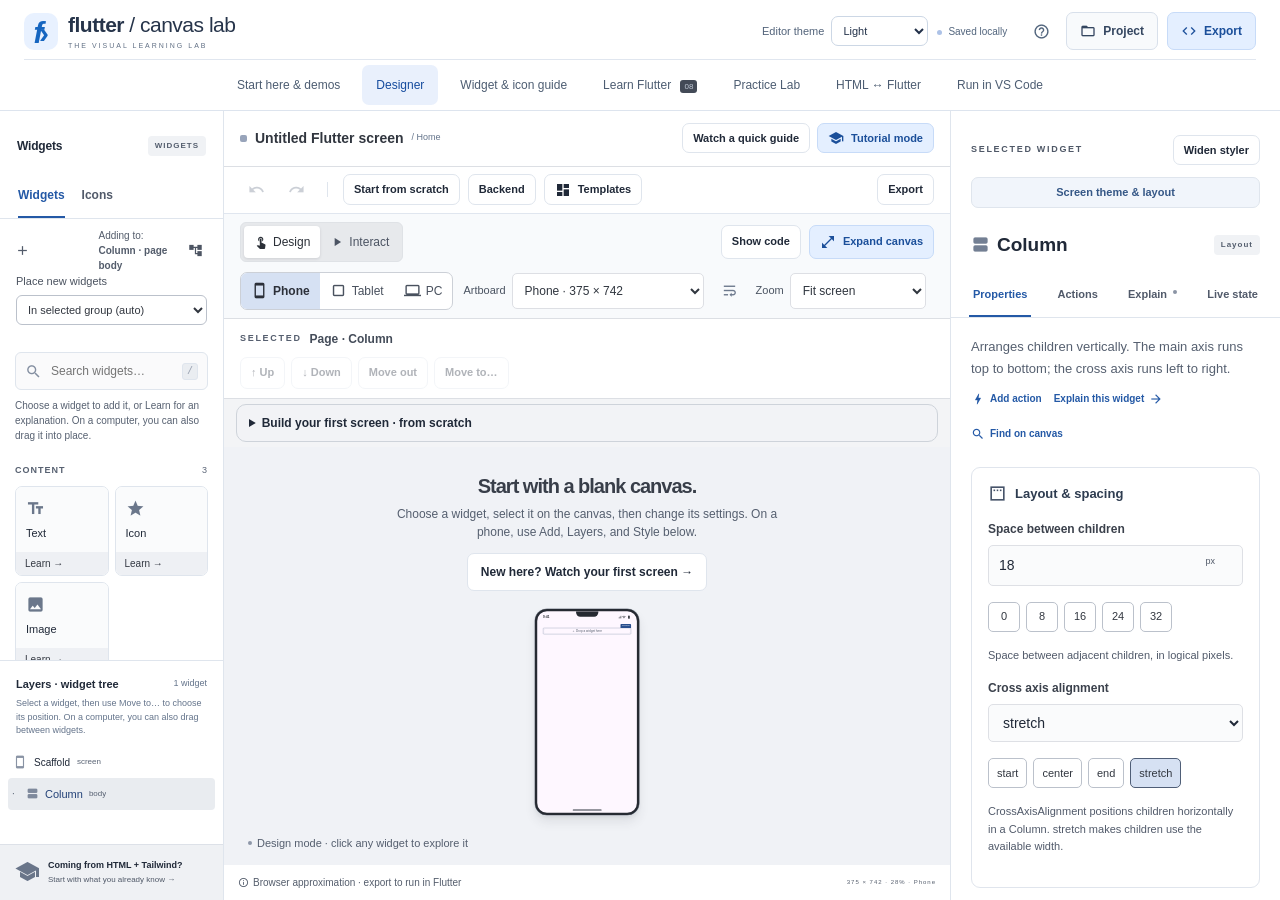
<file: index.html>
<!doctype html>
<html lang="en">
  <head>
    <meta charset="utf-8" />
    <meta http-equiv="Content-Security-Policy" content="default-src 'self'; script-src 'self'; style-src 'self' 'unsafe-inline'; img-src 'self' https: data:; font-src 'self'; connect-src 'self'; object-src 'none'; base-uri 'self'; form-action 'none'" />
    <meta name="referrer" content="strict-origin-when-cross-origin" />
    <meta
      name="viewport"
      content="width=device-width, initial-scale=1, viewport-fit=cover"
    />
    <meta name="theme-color" content="#f8fafc" />
    <title>Flutter Canvas Lab · Build. See. Understand.</title>
    <link rel="icon" href="assets/favicon.svg" type="image/svg+xml" />
    <link rel="stylesheet" href="styles.min.css" />
    
    
    
    
    
    
    
    
    
    <script src="appearance.min.js"></script>
    <script defer src="app.min.js"></script>
    
    
    
    
    
    
    
    
    
    
    
    
    
  </head>
  <body data-workspace="designer">
    <header class="topbar">
      <a href="#" class="brand" aria-label="Flutter Canvas Lab home"
        ><span class="brand-mark">f<span>›</span></span
        ><span
          >flutter<span class="brand-light"> / canvas lab</span
          ><small>THE VISUAL LEARNING LAB</small></span
        ></a
      >
      <button
        class="button phone-only"
        id="phone-menu"
        aria-expanded="false"
        aria-controls="header-actions"
      >
        Menu
      </button>
      <nav class="main-nav" aria-label="Workspace">
        <button data-view="journey">Start here &amp; demos</button>
        <button class="active" data-view="designer">Designer</button
        ><button data-view="tutorials">Widget &amp; icon guide</button>
        <button data-view="learn">
          Learn Flutter <span class="pill">08</span></button
        ><button data-view="lab">Practice Lab</button
        ><button data-view="reference">HTML ↔ Flutter</button
        ><button data-view="vscode">Run in VS Code</button>
      </nav>
      <div class="header-actions" id="header-actions">
        <label class="editor-theme-label" for="editor-theme"
          >Editor theme<select id="editor-theme" aria-label="Editor theme">
            <option value="light">Light</option>
            <option value="dark">Dark</option>
            <option value="midnight">Midnight</option>
            <option value="warm">Warm paper</option>
            <option value="system">System</option>
          </select></label
        >
        <span id="save-status" class="save-status">Saved locally</span
        ><button
          class="icon-button header-help"
          id="help-button"
          title="Getting started and keyboard shortcuts"
          aria-label="Getting started help"
        >
          <span class="mi" data-icon="help_outline"></span></button
        ><button class="button light" id="project-button">
          <span class="mi" data-icon="folder_open"></span> Project</button
        ><button class="button mint" id="export-button">
          <span class="mi" data-icon="code"></span> Export
        </button>
      </div>
    </header>
    <div class="recovery-notice" id="recovery-notice" hidden role="status">
      <p>
        <strong>A saved project needs recovery.</strong> The original data was
        kept. Download it, or open your last project JSON backup.
      </p>
      <button class="button" id="recover-project">Download recovery copy</button
      ><button
        class="icon-button"
        id="dismiss-recovery"
        aria-label="Dismiss recovery notice"
      >
        ×
      </button>
    </div>
    <div class="storage-notice" id="storage-notice" hidden role="status">
      <p>
        <strong>This browser is not saving your changes.</strong> Download a
        project JSON backup before closing this page.
      </p>
      <button class="button" id="save-session-json">Save project JSON</button>
    </div>
    <div class="tab-notice" id="tab-notice" hidden role="status">
      <p>
        <strong>This project changed in another tab.</strong> Automatic saving
        is paused here so neither version is silently overwritten.
      </p>
      <button class="button" id="load-other-tab">
        Load other tab’s version</button
      ><button class="button" id="keep-this-tab">
        Keep this tab’s version
      </button>
    </div>
    <main id="designer-view" class="workspace" data-phone-panel="canvas">
      <nav class="phone-tools" aria-label="Designer tools">
        <button
          data-phone-panel="canvas"
          aria-pressed="true"
          aria-controls="design-canvas"
        >
          <span class="mi" data-icon="smartphone"></span>Canvas
        </button>
        <button
          data-phone-panel="add"
          aria-pressed="false"
          aria-controls="widget-library"
        >
          <span class="mi" data-icon="add"></span>Add
        </button>
        <button
          data-phone-panel="layers"
          aria-pressed="false"
          aria-controls="widget-library"
        >
          <span class="mi" data-icon="layers"></span>Layers
        </button>
        <button
          data-phone-panel="style"
          aria-pressed="false"
          aria-controls="styler-panel"
        >
          <span class="mi" data-icon="tune"></span>Style
        </button>
      </nav>
      <aside
        id="widget-library"
        class="left-panel panel"
        aria-label="Widget library and tree"
      >
        <section
          id="interaction-map"
          hidden
          aria-label="Interactions in your design"
        ></section>
        <div class="panel-title">
          <h2>Widgets</h2>
          <span class="tag">WIDGETS</span>
        </div>
        <div class="left-tabs tabbar" role="tablist" aria-label="Library">
          <button
            class="active"
            id="widgets-tab"
            role="tab"
            aria-controls="library"
            aria-selected="true"
            data-library="widgets"
          >
            Widgets</button
          ><button
            id="icons-tab"
            role="tab"
            aria-controls="library"
            aria-selected="false"
            tabindex="-1"
            data-library="icons"
          >
            Icons
          </button>
        </div>
        <div class="add-target" id="add-target" aria-live="polite"></div>
        <label class="add-position-label" for="add-position"
          >Place new widgets
          <select id="add-position">
            <option value="auto">In selected group (auto)</option>
            <option value="inside">Inside selection</option>
            <option value="before">Before selection</option>
            <option value="after">After selection</option>
          </select>
        </label>
        <div class="search-wrap">
          <span class="mi" data-icon="search"></span
          ><input
            id="library-search"
            type="search"
            placeholder="Search widgets…"
            aria-label="Search library"
          /><kbd>/</kbd>
        </div>
        <div
          id="library"
          class="library"
          role="tabpanel"
          aria-labelledby="widgets-tab"
        ></div>
        <div id="phone-layer-tools" class="phone-only"></div>
        <div class="tree-section">
          <div class="section-heading">
            <h2>Layers · widget tree</h2>
            <span id="node-count" class="muted"></span>
          </div>
          <p class="tiny muted">
            Select a widget, then use Move to… to choose its position. On a
            computer, you can also drag between widgets.
          </p>
          <div id="tree" class="tree" aria-label="Widget hierarchy"></div>
        </div>
        <button class="lesson-nudge" data-open-lesson="0">
          <span class="mi" data-icon="school"></span
          ><span
            >Coming from HTML + Tailwind?<small
              >Start with what you already know →</small
            ></span
          >
        </button>
      </aside>
      <section
        id="design-canvas"
        class="center-panel"
        aria-label="Design canvas"
      >
        <div class="designer-start">
          <div class="project-label">
            <span class="project-dot"></span
            ><strong id="project-title">My first Flutter screen</strong
            ><span class="muted">/ Home</span>
          </div>
          <div class="designer-help-actions">
            <button class="button compact" data-open-beginner>
              Watch a quick guide</button
            ><button
              class="button mint compact"
              id="walkthrough-toggle"
              aria-expanded="false"
              aria-controls="walkthrough"
            >
              <span class="mi" data-icon="school"></span>Tutorial mode
            </button>
          </div>
        </div>
        <div class="beginner-mobile-tools" aria-label="Find designer tools">
          <button class="button compact" data-designer-jump="widgets">
            Add widgets ↓
          </button>
          <button class="button compact" data-designer-jump="styler">
            Edit settings ↓
          </button>
        </div>
        <section
          id="walkthrough"
          class="walkthrough"
          aria-label="Build a screen tutorial"
          hidden
        ></section>
        <div class="canvas-toolbar" id="canvas-toolbar">
          <div class="toolbar-actions">
            <button
              class="icon-button"
              id="undo"
              title="Undo (Ctrl/⌘ Z)"
              aria-label="Undo"
            >
              <span class="mi" data-icon="undo"></span></button
            ><button
              class="icon-button"
              id="redo"
              title="Redo (Ctrl/⌘ Shift Z)"
              aria-label="Redo"
            >
              <span class="mi" data-icon="redo"></span></button
            ><span class="toolbar-divider"></span
            ><button class="button compact" id="blank-button">
              Start from scratch
            </button>
            <button class="button compact" id="designer-export">Export</button>
            <button class="button compact" data-open-backend>Backend</button>
            <button class="button compact" id="template-button">
              <span class="mi" data-icon="dashboard"></span> Templates
            </button>
          </div>
        </div>
        <div class="canvas-controls">
          <div class="segmented" aria-label="Canvas mode">
            <button id="design-mode" class="active">
              <span class="mi" data-icon="touch_app"></span> Design</button
            ><button id="preview-mode">
              <span class="mi" data-icon="play_arrow"></span> Interact
            </button>
          </div>
          <button class="button compact" id="reset-preview" hidden>
            Reset values
          </button>
          <button
            class="button compact phone-only"
            id="phone-options"
            aria-expanded="false"
            aria-controls="canvas-toolbar device-controls canvas-view-actions"
          >
            Canvas options
          </button>
          <div class="device-controls" id="device-controls">
            <div
              class="device-family"
              role="group"
              aria-label="Device category"
            >
              <button
                data-device-family="phone"
                aria-pressed="true"
                title="Design for phones"
              >
                <span class="mi" data-icon="smartphone"></span>Phone
              </button>
              <button
                data-device-family="tablet"
                aria-pressed="false"
                title="Design for tablets"
              >
                <span class="mi" data-icon="crop_square"></span>Tablet
              </button>
              <button
                data-device-family="desktop"
                aria-pressed="false"
                title="Design for desktop and PC"
              >
                <span class="mi" data-icon="laptop"></span>PC
              </button>
            </div>
            <label class="device-select-label" for="device-size"
              >Artboard
              <select id="device-size">
                <optgroup label="Phone">
                  <option value="320">Small phone · 320 × 640</option>
                  <option value="375" selected>Phone · 375 × 742</option>
                  <option value="430">Large phone · 430 × 932</option>
                </optgroup>
                <optgroup label="Tablet">
                  <option value="600">Small tablet · 600 × 960</option>
                  <option value="768">Tablet · 768 × 1024</option>
                  <option value="1024">Large tablet · 1024 × 1366</option>
                </optgroup>
                <optgroup label="Desktop / PC">
                  <option value="1280">Laptop · 1280 × 800</option>
                  <option value="1440">Desktop · 1440 × 900</option>
                  <option value="1920">Full HD · 1920 × 1080</option>
                </optgroup>
              </select>
            </label>
            <button
              class="icon-button"
              id="rotate-device"
              aria-label="Rotate artboard"
              title="Swap artboard width and height"
            >
              <span class="mi" data-icon="wrap_text"></span>
            </button>
            <label class="device-select-label" for="canvas-zoom"
              >Zoom
              <select id="canvas-zoom">
                <option value="fit" selected>Fit screen</option>
                <option value="width">Fit width</option>
                <option value="0.25">25%</option>
                <option value="0.5">50%</option>
                <option value="0.75">75%</option>
                <option value="0.85">85%</option>
                <option value="1">100% · actual size</option>
                <option value="1.25">125%</option>
                <option value="1.5">150%</option>
                <option value="2">200%</option>
              </select>
            </label>
          </div>
          <div class="canvas-view-actions" id="canvas-view-actions">
            <button
              class="button compact"
              id="toggle-code"
              aria-expanded="false"
              aria-controls="code-panel"
            >
              Show code
            </button>
            <button
              class="button compact"
              id="focus-styler"
              aria-expanded="false"
              aria-controls="styler-panel"
              hidden
            >
              Show styler
            </button>
            <button
              class="button compact mint"
              id="expand-canvas"
              aria-pressed="false"
            >
              <span class="mi" data-icon="open_in_full"></span
              ><span>Expand canvas</span>
            </button>
          </div>
        </div>
        <div
          id="interaction-feedback"
          class="interaction-feedback"
          role="status"
          hidden
        ></div>
        <section
          id="placement-bar"
          class="placement-bar"
          aria-label="Widget placement"
        ></section>
        <section
          id="placement-picker"
          class="placement-picker"
          aria-label="Move selected widget"
          hidden
        >
          <div>
            <strong id="placement-source">Move widget</strong
            ><button class="inline-button" id="cancel-placement">Cancel</button>
          </div>
          <label for="placement-destination"
            >Destination<select id="placement-destination"></select
          ></label>
          <label for="placement-position"
            >Position<select id="placement-position">
              <option value="before">Before destination</option>
              <option value="after">After destination</option>
              <option value="inside">Inside destination</option>
            </select></label
          >
          <p id="placement-help"></p>
          <button class="button mint" id="apply-placement">Move here</button>
        </section>
        <details id="scratch-guide" class="scratch-guide">
          <summary>Build your first screen · from scratch</summary>
          <div id="scratch-steps"></div>
        </details>
        <div id="practice-strip" class="practice-strip" hidden></div>
        <div class="canvas-scroll">
          <div class="canvas-intro">
            <span class="eyebrow">YOUR IDEA, ONE WIDGET AT A TIME</span>
            <h1>Start with a blank canvas.</h1>
            <p>
              Choose a widget, select it on the canvas, then change its
              settings. On a phone, use Add, Layers, and Style below.
            </p>
            <p class="phone-only phone-empty-tip">
              Tap Add below to start. Use Style to edit a widget.
            </p>
            <button class="button" data-open-beginner="build">
              New here? Watch your first screen →
            </button>
          </div>
          <div class="phone-space" id="phone-space">
            <div class="phone" id="phone" role="group">
              <div class="desktop-chrome" aria-hidden="true">
                <span>● ● ●</span><span>Flutter app preview</span
                ><span>─ □ ×</span>
              </div>
              <div class="phone-status">
                <strong>9:41</strong><span class="phone-camera"></span>
                <div>
                  <span class="mi" data-icon="signal_cellular_alt"></span
                  ><span class="mi" data-icon="wifi"></span
                  ><span class="mi" data-icon="battery_full"></span>
                </div>
              </div>
              <div class="phone-appbar" id="phone-appbar"></div>
              <div id="phone-body" class="phone-body"></div>
              <div class="home-indicator"></div>
              <div
                id="preview-snackbar"
                class="preview-snackbar"
                role="status"
              ></div>
            </div>
          </div>
          <div class="canvas-caption">
            <span class="live-dot"></span
            ><span id="mode-caption"
              >Design mode · click any widget to explore it</span
            >
          </div>
        </div>
        <section
          class="code-dock"
          id="code-panel"
          aria-label="Generated code"
          hidden
        >
          <div class="code-toolbar">
            <div class="code-tabs">
              <button class="active" data-code="dart">Flutter / Dart</button
              ><button data-code="html">HTML + Tailwind</button>
            </div>
            <div>
              <span id="code-scope" class="tiny muted">Selected widget</span
              ><button
                class="icon-button"
                id="copy-code"
                title="Copy displayed code"
                aria-label="Copy displayed code"
              >
                <span class="mi" data-icon="content_copy"></span></button
              ><button
                class="icon-button"
                id="expand-code"
                title="Expand code"
                aria-label="Expand code"
              >
                <span class="mi" data-icon="open_in_full"></span>
              </button>
            </div>
          </div>
          <pre id="code-preview" tabindex="0"></pre>
        </section>
        <footer class="canvas-footer">
          <span
            ><span class="mi" data-icon="info_outline"></span> Browser
            approximation · export to run in Flutter</span
          ><span id="artboard-status" aria-live="polite"
            >375 × 742 · Fit screen</span
          >
        </footer>
      </section>
      <aside class="right-panel panel" id="styler-panel" aria-label="UI styler">
        <div class="inspector-heading">
          <div class="styler-title-row">
            <button class="button compact" id="close-focus-styler" hidden>
              Close styler
            </button>
            <span class="eyebrow">SELECTED WIDGET</span
            ><button
              class="button compact"
              id="expand-styler"
              aria-pressed="false"
              title="Give the styling controls more room"
            >
              Widen styler
            </button>
          </div>
          <button class="button compact screen-style-button" id="screen-tab">
            Screen theme &amp; layout
          </button>
          <div>
            <h2 id="selected-title">Text</h2>
            <span class="tag" id="selected-kind">CONTENT</span>
          </div>
        </div>
        <div class="tabbar">
          <button id="properties-tab" class="active">Properties</button>
          <button id="actions-tab">Actions</button>
          <button id="explain-tab" title="How this widget works">
            Explain <span class="hint-dot"></span>
          </button>
          <button id="state-tab">Live state</button>
        </div>
        <div id="inspector" class="inspector"></div>
      </aside>
    </main>
    <section
      id="tutorials-view"
      class="tutorials-view"
      aria-label="Widget and icon tutorials"
      hidden
    ></section>
    <section id="learn-view" class="learning-view" hidden></section>
    <section id="reference-view" class="reference-view" hidden></section>
    <section
      id="lab-view"
      class="lab-view"
      hidden
      aria-label="Practice Lab"
    ></section>
    <section
      id="vscode-view"
      class="vscode-view"
      hidden
      aria-label="Run your Flutter app in Visual Studio Code"
    ></section>
    <dialog id="modal"><div id="modal-content"></div></dialog>
    <section
      id="journey-view"
      class="journey-view"
      aria-label="Recorded tutorials and deployment guide"
      hidden
    ></section>
    <div id="toast" class="toast" role="status" aria-live="polite"></div>
    <input
      type="file"
      id="import-file"
      accept="application/json,.json"
      hidden
    />
  </body>
</html>
</file>
<file: styles.min.css>
@font-face{font-family:Material Icons;src:url(assets/MaterialIcons-Regular.otf) format("opentype");font-display:block}@font-face{font-family:Studio Roboto;src:url(assets/Roboto-Regular.ttf) format("truetype");font-weight:400;font-display:swap}:root{--ink: #25292f;--muted: #6e7b90;--line: #e4e6ea;--mint: #adc2e7;--green: #24447c;--paper: #f7f8fa;--soft: #eef0f4;--dark: #1a1c21;--code: #1b1e24;--panel: #fff;--font: -apple-system, BlinkMacSystemFont, "Segoe UI", sans-serif}*{box-sizing:border-box}body{margin:0;background:var(--paper);color:var(--ink);font:13px/1.5 var(--font)}button,input,select,textarea{font:inherit}button,a,input,select,textarea{-webkit-tap-highlight-color:transparent}button{cursor:pointer;color:inherit}button:disabled{opacity:.35;cursor:default}button{border:0}a{color:var(--green)}button,input,select,textarea,a{outline-offset:4px}button:focus-visible,a:focus-visible,input:focus-visible,select:focus-visible,textarea:focus-visible,[tabindex]:focus-visible{outline:2px solid #264882}button:active:not(:disabled){transform:translateY(1px)}button{transition:background .15s,box-shadow .15s,color .15s}button:hover:not(:disabled){filter:brightness(.97)}input,textarea,select{color:var(--ink)}[hidden]{display:none!important}h1,h2,h3,p{margin:0}h2{font-size:15px}h3{font-size:14px}small{font-size:11px}pre,code,kbd{font-family:SFMono-Regular,Consolas,Liberation Mono,monospace}pre{tab-size:2}pre{white-space:pre;overflow:auto}code{font-size:.94em}a{text-decoration:none}a:hover{text-decoration:underline}::selection{background:#adc2e7;color:#1a1c21}.mi{font-family:Material Icons;font-weight:400;font-style:normal;font-size:20px;display:inline-block;line-height:1;letter-spacing:normal;white-space:nowrap;word-wrap:normal;direction:ltr;-webkit-font-smoothing:antialiased;font-feature-settings:"liga";vertical-align:middle;flex-shrink:0}.sr-only{position:absolute;width:1px;height:1px;padding:0;margin:-1px;overflow:hidden;clip:rect(0,0,0,0);white-space:nowrap;border:0}.muted{color:var(--muted)}.tiny{font-size:11px}.eyebrow{font-size:9px;font-weight:700;letter-spacing:1.7px;color:var(--muted)}.tag{font-size:8px;font-weight:700;letter-spacing:1px;background:#f0f2f5;padding:4px 7px;border-radius:4px;color:#6b778c}.button{display:inline-flex;justify-content:center;align-items:center;gap:7px;min-height:36px;border:1px solid var(--line);border-radius:7px;padding:8px 13px;background:#fff;font-size:11px;font-weight:600;white-space:nowrap}.button .mi{font-size:16px}.button.mint{background:var(--mint);border-color:var(--mint);color:#24282f}.button.full{width:100%}.button.compact{padding:6px 10px;min-height:30px;font-size:10px}.button.danger{color:#b56b60}.icon-button{background:transparent;border-radius:5px;width:30px;height:30px;display:inline-flex;align-items:center;justify-content:center;color:#6d798d}.icon-button .mi{font-size:17px}.icon-button:hover{background:#eff1f4}.inline-button{background:none;font-size:10px;font-weight:600;color:var(--green);padding:7px 0;display:flex;align-items:center;gap:5px}.inline-button .mi{font-size:14px}.topbar{height:76px;display:flex;align-items:center;justify-content:space-between;padding:0 25px;background:var(--dark);color:#e4e7eb;gap:26px}.brand{display:flex;align-items:center;gap:10px;color:#fff;font-size:21px;font-weight:650;letter-spacing:-.5px;text-decoration:none;flex-shrink:0;line-height:1.2}.brand:hover{text-decoration:none}.brand-mark{height:37px;width:34px;background:var(--mint);border-radius:10px;font-size:30px;font-style:italic;font-weight:800;line-height:39px;color:#272b33;text-align:center;position:relative;overflow:hidden}.brand-mark>span{font-style:normal;font-size:30px;margin-left:-4px}.brand-light{font-weight:350;color:#d7dae0}.brand small{display:block;font-size:7px;font-weight:500;letter-spacing:2px;color:#8f98a8;margin-top:5px}.main-nav{display:flex;gap:8px;height:100%;align-items:center}.main-nav button{padding:11px 14px;background:transparent;color:#a0a8b6;font-size:11px;border-radius:7px;white-space:nowrap}.main-nav button.active{background:#2d323b;color:#e0e4eb}.pill{font-size:8px;background:#434a57;border-radius:3px;margin-left:6px;padding:2px 4px;color:#c1c9d6}.header-actions{display:flex;gap:9px;align-items:center}.header-actions .light{color:#dadde3;background:transparent;border-color:#434b58}.save-status{font-size:9px;color:#a7aebb;white-space:nowrap;margin-right:9px}.save-status:before{content:"";display:inline-block;width:5px;height:5px;border-radius:50%;background:#adc2e7;margin-right:6px}.save-status.unsaved:before{background:#f0c394}.workspace{display:grid;grid-template-columns:248px minmax(350px,1fr) 282px;min-height:calc(100vh - 76px)}.panel{background:var(--panel)}.left-panel{border-right:1px solid var(--line);display:flex;flex-direction:column;max-height:calc(100vh - 76px);position:sticky;top:0;min-height:670px}.panel-title{display:flex;align-items:center;justify-content:space-between;padding:25px 17px 18px;gap:5px}.panel-title h2{font-size:12px;font-weight:650;letter-spacing:-.2px}.tabbar{display:flex;gap:17px;border-bottom:1px solid var(--line);padding:0 18px}.tabbar button{background:none;padding:10px 0;border-bottom:2px solid transparent;color:#838d9f;font-size:11px;font-weight:600;white-space:nowrap}.tabbar button.active{border-bottom-color:var(--green);color:var(--green)}.search-wrap{display:flex;align-items:center;gap:7px;border:1px solid var(--line);background:#fafafb;border-radius:6px;padding:8px 9px;margin:17px 15px 8px}.search-wrap>.mi{font-size:17px;color:#848fa1}.search-wrap input{border:0;background:none;outline:0;min-width:0;flex:1;font-size:10px}.search-wrap:focus-within{border-color:#7f8a9d;box-shadow:0 0 0 2px #e9ecf0}.search-wrap kbd{color:#959eae;font-size:10px;border:1px solid var(--line);padding:0 4px;border-radius:3px}.library{padding:0 15px 12px;overflow-y:auto;flex:1 1 420px;min-height:210px;scrollbar-width:thin;scrollbar-color:#dddfe4 transparent}.library-hint{font-size:9px;color:#8c95a6;padding:0 0 8px}.widget-group h3{font-size:9px;text-transform:uppercase;letter-spacing:1px;color:#7a8599;display:flex;justify-content:space-between;margin:13px 0 8px}.widget-group h3 span{font-weight:400;color:#adb4c0}.widget-grid{display:grid;grid-template-columns:1fr 1fr;gap:6px}.widget-tile{position:relative;display:flex;flex-direction:column;align-items:flex-start;justify-content:center;gap:7px;background:#fafbfc;border:1px solid #e8eaee;border-radius:6px;padding:11px 10px 9px;min-height:65px;text-align:left;overflow:hidden}.widget-tile>.mi{font-size:19px;color:#6b778b}.widget-tile>span:not(.mi){font-size:9px}.widget-tile:hover{border-color:#838ea0;background:#f0f1f4!important}.tile-plus{position:absolute;top:5px;right:7px;color:#a0a8b6;opacity:0}.widget-tile:hover .tile-plus{opacity:1}.icon-grid{display:grid;grid-template-columns:repeat(3,1fr);gap:5px}.icon-tile{min-height:66px;display:flex;flex-direction:column;align-items:center;gap:6px;background:#f7f8fa;border:1px solid var(--line);border-radius:5px;padding:10px 4px}.icon-tile .mi{font-size:23px;color:#596273}.icon-tile span:last-child{font-size:8px;line-height:1.2;overflow-wrap:anywhere}.empty-message{padding:25px 5px;color:var(--muted);font-size:11px}.tree-section{border-top:1px solid var(--line);padding:15px 0 0;flex:0 1 290px;min-height:180px;display:flex;flex-direction:column}.section-heading{display:flex;align-items:center;justify-content:space-between;padding:0 16px}.section-heading h2{font-size:11px}.section-heading>span{font-size:9px}.tree-section>.tiny{padding:5px 16px;font-size:9px}.tree{overflow:auto;padding:8px 8px 15px;scrollbar-width:thin}.tree-row{display:flex;align-items:center;gap:6px;font-size:10px;min-height:29px;padding:5px 6px 5px calc(var(--depth) * 12px + 4px);border-radius:4px;cursor:pointer;white-space:nowrap;user-select:none}.tree-row:hover{background:#f1f2f5}.tree-row.active{background:#e9ecf0;color:#224177}.tree-row .mi{font-size:13px;color:#7e899c}.tree-row small{font-size:8px;color:#9da5b3;max-width:70px;overflow:hidden;text-overflow:ellipsis}.tree-branch{width:8px;font-size:10px;color:#98a0af}.tree-shell{display:flex;gap:7px;padding:4px 5px 8px;font-size:10px;align-items:center}.tree-shell .mi{font-size:14px;color:#8993a4}.tree-shell small{color:#9da6b4;font-size:8px}.lesson-nudge{display:flex;align-items:center;gap:9px;background:#eff1f4;border-top:1px solid #dde1e8;padding:14px 15px;text-align:left;flex-shrink:0}.lesson-nudge>.mi{font-size:24px;color:#697589}.lesson-nudge>span{font-size:9px;font-weight:600}.lesson-nudge small{display:block;font-size:8px;font-weight:400;color:#848fa1;margin-top:2px}.center-panel{min-width:0;display:flex;flex-direction:column;background:#f3f4f6;max-height:calc(100vh - 76px);min-height:900px}.canvas-toolbar{height:58px;display:flex;justify-content:space-between;align-items:center;padding:0 23px;background:#fff;border-bottom:1px solid var(--line);gap:12px;flex-shrink:0}.project-label{display:flex;align-items:center;gap:8px;min-width:0;font-size:10px}.project-label strong{font-weight:600;white-space:nowrap;overflow:hidden;text-overflow:ellipsis;max-width:230px}.project-label>.muted{white-space:nowrap;font-size:9px}.project-dot{background:#98a4ba;width:7px;height:7px;border-radius:2px;flex-shrink:0}.toolbar-actions{display:flex;align-items:center;gap:4px}.toolbar-divider{height:15px;width:1px;background:var(--line);margin:0 7px}.canvas-controls{display:flex;align-items:center;justify-content:space-between;padding:14px 22px 0;flex-shrink:0}.segmented{display:flex;padding:3px;background:#e7e9ec;border:1px solid #dfe2e6;border-radius:6px}.segmented button{font-size:9px;padding:5px 8px;border-radius:4px;display:flex;align-items:center;gap:5px;background:none;color:#7a8599}.segmented button .mi{font-size:14px}.segmented button.active{background:#fff;box-shadow:0 1px 3px #252a3120;color:#3e495c}.device-controls{display:flex;gap:6px}.device-controls select{font-size:9px;background:#f9f9fa;border:1px solid #dddfe4;border-radius:5px;padding:5px 7px;color:#717d92;max-width:140px}.canvas-scroll{background-image:radial-gradient(#c5cad256 .8px,transparent .8px);background-size:16px 16px;overflow:auto;flex:1;min-height:440px;display:flex;flex-direction:column;align-items:center;padding:0 22px 22px;scrollbar-width:thin}.canvas-intro{text-align:center;margin:23px 0 25px;flex-shrink:0}.canvas-intro .eyebrow{font-size:7px;letter-spacing:1.8px;color:#848ea0}.canvas-intro h1{font-size:26px;font-weight:600;letter-spacing:-1px;margin:6px 0;color:#383e49}.canvas-intro p{color:#828d9f;font-size:10px}.phone-space{position:relative;flex-shrink:0;margin:0 auto}.phone{position:absolute;transform-origin:top left;background:var(--app-background);height:742px;border:8px solid #262a32;border-radius:43px;box-shadow:0 0 0 1px #515a69,0 0 0 3px #d5d8de,0 25px 38px #33384218,0 9px 13px #33384210;overflow:hidden;display:flex;flex-direction:column;font-family:Studio Roboto,Roboto,sans-serif;color:#25292f}.phone-status{height:39px;display:flex;align-items:center;justify-content:space-between;flex-shrink:0;padding:0 21px;position:relative;font-family:var(--font);font-size:11px;letter-spacing:.3px}.phone-status>div{display:flex;align-items:center;gap:3px}.phone-status .mi{font-size:14px}.phone-camera{position:absolute;width:80px;height:20px;background:#262a32;border-radius:0 0 15px 15px;left:50%;top:0;transform:translate(-50%)}.phone-appbar{font-size:16px;padding:14px 22px 12px;border-bottom:1px solid #e0e3e866;flex-shrink:0}.phone-appbar strong{font-weight:500}.phone-body{overflow:auto;flex:1;scrollbar-width:none;position:relative}.phone-body::-webkit-scrollbar{display:none}.home-indicator{width:104px;height:4px;border-radius:3px;background:#313740;margin:12px auto 8px;flex-shrink:0}.preview-node{position:relative;max-width:100%;min-width:0;line-height:1.42;flex-shrink:0}.preview-node.selected:after,.preview-node:hover:not(.selected):after{content:"";position:absolute;inset:-3px;border:1px solid #647797;border-radius:3px;pointer-events:none;z-index:5}.preview-node:hover:not(.selected):after{border-style:dashed;border-color:#b9c1d0}.preview-node.selected:before{content:attr(data-widget-name);position:absolute;right:-3px;top:-17px;background:#294e8e;color:#fff;border-radius:3px 3px 0 0;font:8px/14px var(--font);padding:0 5px;z-index:6;pointer-events:none}.phone-body:not(.interacting) .preview-node{cursor:pointer}.phone-body:not(.interacting) .preview-node button,.phone-body:not(.interacting) .preview-node input,.phone-body:not(.interacting) .preview-node select{pointer-events:none}.phone-body.interacting .preview-node:after,.phone-body.interacting .preview-node:before{display:none}.widget-Row>.preview-node{flex:1 1 0;min-width:0}.widget-Stack>.preview-node{grid-area:1/1}.widget-Icon{text-align:center;line-height:1}.widget-Icon>.mi{font-size:inherit}.widget-Image img{display:block}.widget-Chip{width:fit-content}.preview-chip{display:inline-flex;gap:6px;align-items:center;border-radius:9px;padding:7px 10px;font-size:10px;font-weight:600;white-space:normal}.preview-chip .mi{font-size:15px}.preview-button{display:block;width:100%;padding:16px 18px;font-family:inherit;font-size:14px;line-height:1.4;border:1px solid transparent;min-height:49px;overflow-wrap:anywhere}.ElevatedButton{background:var(--button-color);color:#fff;box-shadow:0 2px 4px #282d3511}.OutlinedButton{border-color:var(--button-color);color:var(--button-color);background:none}.TextButton{color:var(--button-color);background:none}.preview-icon-button{display:flex;align-items:center;justify-content:center;margin:auto;min-width:44px;min-height:44px;padding:8px;border-radius:50%;background:none}.preview-icon-button:hover{background:#25293010}.preview-icon-button>.mi{font-size:inherit}.widget-IconButton:has(+*){flex-grow:0}.preview-progress{height:6px;background:#e3e6ea;border-radius:8px;overflow:hidden}.preview-progress>div{height:100%;border-radius:inherit}.preview-list-tile{display:flex;align-items:center;gap:14px;width:100%;padding:14px 8px;background:none;font:inherit;font-size:14px;text-align:left}.preview-list-tile>span:not(.mi){flex:1}.preview-list-tile small{display:block;color:#6c788d;margin-top:3px;font-size:12px}.preview-list-tile>.mi{color:var(--app-primary)}.widget-Divider hr{width:100%;margin:0;border:0;border-top:1px solid}.empty-slot{height:56px;min-width:60px;flex:1;display:flex;align-items:center;justify-content:center;border:1px dashed #bac0ca;border-radius:5px;color:#98a1b0;font:11px var(--font)}.interacting .empty-slot{border:none}.preview-field{display:block;position:relative;padding-top:5px}.preview-field>span{font-size:11px;position:absolute;top:-3px;left:12px;background:var(--app-background);padding:0 4px;color:#636e80}.preview-field input{border:1px solid #8b95a6;border-radius:5px;background:transparent;width:100%;padding:17px 14px;font-size:15px}.preview-check{display:flex;justify-content:space-between;align-items:center;gap:15px;min-height:48px;font-size:14px;position:relative;cursor:pointer}.preview-check input{position:absolute;right:5px;opacity:0;width:24px;height:24px}.check-visual{border:2px solid #8791a2;border-radius:3px;height:19px;width:19px;display:block;flex-shrink:0;pointer-events:none}.preview-check input:checked+.check-visual{background:var(--app-primary);border-color:var(--app-primary)}.preview-check input:checked+.check-visual:after{content:"\2713";display:block;color:#fff;line-height:14px;text-align:center;font-size:13px}.preview-check input:focus-visible+.check-visual{outline:2px solid var(--green);outline-offset:4px}.is-switch .check-visual{height:27px;width:45px;border-radius:20px;background:#e2e5e9;position:relative}.is-switch .check-visual:after{content:""!important;width:16px;height:16px;border-radius:50%;background:#8791a2;position:absolute;left:3px;top:3px;transition:left .15s}.is-switch input:checked+.check-visual:after{left:21px;background:#fff}.preview-slider{display:block;font-size:14px}.preview-slider>span{display:flex;justify-content:space-between}.preview-slider output{font-size:12px;color:var(--app-primary)}.preview-slider input{width:100%;accent-color:var(--app-primary);margin:16px 0 6px}.preview-dropdown{display:block;font-size:13px}.preview-dropdown select{display:block;width:100%;padding:12px 0;border:0;border-bottom:1px solid #8a94a5;background:none}.spinner{display:block;margin:auto;border:3px solid;border-radius:50%;animation:spin 1s linear infinite}.image-fallback{display:flex;flex-direction:column;justify-content:center;align-items:center;gap:10px;background:#e7e9ed;color:#8b94a5;font-size:11px}.image-fallback .mi{font-size:34px}@keyframes spin{to{transform:rotate(360deg)}}.canvas-caption{font-size:9px;display:flex;gap:5px;align-items:center;color:#8b94a5;white-space:nowrap;flex-shrink:0;margin-top:20px}.live-dot{background:#8d97a8;width:4px;height:4px;border-radius:50%}.code-dock{height:202px;flex-shrink:0;background:var(--code);color:#ced4df;border-top:1px solid #3c424d}.code-toolbar{display:flex;justify-content:space-between;align-items:center;border-bottom:1px solid #3a414c;padding:0 17px;height:42px}.code-tabs{display:flex;gap:19px;align-self:stretch}.code-tabs button{font-size:10px;background:none;color:#8993a5;padding:0 1px;border-bottom:2px solid transparent}.code-tabs button.active{color:#bfd0ed;border-bottom-color:#89a8dd}.code-toolbar>div:last-child{display:flex;align-items:center;gap:7px}.code-toolbar .tiny{font-size:8px;color:#768195}.code-toolbar .icon-button{color:#9099a9}.code-toolbar .icon-button:hover{background:#30353e}.code-dock pre{font-size:10px;line-height:1.8;padding:12px 23px;margin:0;height:159px;color:#cdd1d9;scrollbar-color:#464e5b transparent;scrollbar-width:thin}.syntax-comment{color:#9aa9bf}.syntax-keyword{color:#e2bd87}.syntax-type{color:#97b2e1}.syntax-string{color:#8caade}.canvas-footer{background:#fff;display:flex;justify-content:space-between;align-items:center;gap:12px;padding:9px 14px;font-size:8px;color:#949dac;flex-shrink:0}.canvas-footer>span:first-child{display:flex;align-items:center;gap:4px}.canvas-footer .mi{font-size:11px}.canvas-footer>span:last-child{font-size:6px;letter-spacing:1px}.right-panel{border-left:1px solid var(--line);max-height:calc(100vh - 76px);min-height:670px;display:flex;flex-direction:column;position:sticky;top:0}.inspector-heading{padding:22px 20px 17px}.inspector-heading>.eyebrow{font-size:8px}.inspector-heading>div{display:flex;align-items:center;justify-content:space-between;gap:5px;margin-top:8px}.inspector-heading h2{font-size:14px;overflow-wrap:anywhere;line-height:1.4;display:flex;align-items:center;gap:7px}.inspector-heading h2 .mi{font-size:19px;color:#737f93}.hint-dot{display:inline-block;width:4px;height:4px;border-radius:50%;background:#8b94a5;vertical-align:top;margin:4px 0 0 3px}.inspector{padding:19px 20px 25px;overflow-y:auto;scrollbar-width:thin;flex:1}.widget-summary>p{color:#788397;font-size:10px;line-height:1.75}.widget-summary .inline-button{margin-top:3px}.property-fields{margin-top:19px}.field{display:block;margin-bottom:16px;min-width:0}.field>span{display:block;font-size:10px;font-weight:500;color:#687488;margin-bottom:7px}.field textarea,.field select,.field input[type=number]{width:100%;border:1px solid #dee0e5;border-radius:5px;padding:9px 10px;background:#fafbfc;font-size:11px;min-width:0}.field textarea{resize:vertical;display:block;line-height:1.6;min-height:36px}.field textarea:focus,.field select:focus,.field input:focus{border-color:#969faf}.color-control{display:flex;align-items:center;gap:10px;border:1px solid #dee0e5;border-radius:5px;background:#fafbfc;padding:6px 8px}.color-control input{border:0;width:25px;height:25px;padding:0;background:none;cursor:pointer}.color-control>span{font-family:monospace;font-size:11px;color:#737f94}.number-control{position:relative}.number-control>span{position:absolute;right:28px;top:10px;font-size:9px;color:#a0a8b6;pointer-events:none}.field-toggle{display:flex;align-items:center;justify-content:space-between;gap:10px;padding:8px 0}.field-toggle>span{margin:0}.field-toggle input{accent-color:var(--green);width:16px;height:16px}.child-info{font-size:9px;display:flex;align-items:center;gap:7px;padding:10px;background:#f1f3f6;border-radius:5px;color:#7f8a9c}.child-info .mi{font-size:15px}.inspector-divider{height:1px;background:var(--line);margin:22px -20px}.analogy-card{border:1px solid #dfe2e6;background:#f2f3f6;border-radius:8px;padding:14px}.analogy-card .eyebrow{font-size:7px;color:#798498;letter-spacing:1.2px}.analogy-card p{font-size:11px;color:#636e81;line-height:1.7;margin-top:8px}.analogy-card.small p{font-size:10px}.inspector-subtitle{font-size:10px;font-weight:600;color:#667184;margin:23px 0 10px}.arrange-actions{display:flex;gap:8px;margin-bottom:16px}.arrange-actions button{flex:1;padding:5px;min-height:31px}.arrange-actions .mi{font-size:15px}.note{display:flex;align-items:flex-start;gap:8px;background:#f3f4f6;padding:12px;border-radius:6px;font-size:10px;line-height:1.75;color:#768296;margin:15px 0}.note .mi{font-size:16px;flex-shrink:0;margin-top:2px}.explain-lead{padding:2px 0 22px}.explain-icon{height:40px;width:40px;background:#e2eaf7;border-radius:12px;display:flex;align-items:center;justify-content:center;color:#646f82;margin-bottom:15px}.explain-lead h3{font-size:21px;letter-spacing:-.5px;margin-bottom:9px}.explain-lead p{font-size:11px;color:#717d91;line-height:1.8}.small-code{background:var(--code);color:#c7ccd4;padding:13px;border-radius:7px;font-size:9px;line-height:1.8;max-height:240px}.property-glossary{margin:18px 0;font-size:10px}.property-glossary dt{font-family:monospace;color:#274a87;font-size:11px;margin:15px 0 4px}.property-glossary dd{margin:0;color:#727e92;line-height:1.8}.docs-link{display:flex;align-items:center;gap:6px;font-size:10px;color:#606b7d;margin:16px 0}.docs-link .mi{font-size:13px}.drop-target{outline:2px dashed #254680!important;outline-offset:2px;background-color:#adc2e744!important}.toast{position:fixed;bottom:26px;left:50%;transform:translate(-50%,15px);background:#252930;color:#e3eaf7;box-shadow:0 5px 25px #1a1c2126;border:1px solid #4a525f;border-radius:9px;padding:13px 21px;font-size:12px;max-width:90vw;z-index:100;opacity:0;pointer-events:none;transition:opacity .2s,transform .2s}.toast.visible{opacity:1;transform:translate(-50%)}.preview-snackbar{position:absolute;bottom:25px;left:15px;right:15px;background:#2a2e36;color:#fff;padding:13px 16px;border-radius:5px;font-size:13px;box-shadow:0 4px 12px #23272d22;z-index:20;opacity:0;pointer-events:none;transform:translateY(10px);transition:.2s}.preview-snackbar.visible{opacity:1;transform:translateY(0)}dialog{width:min(620px,94vw);max-height:88vh;border:1px solid #dadde3;border-radius:15px;padding:28px;box-shadow:0 25px 100px #1f232930;color:var(--ink);background:#fff}dialog.wide{width:min(1000px,94vw)}dialog::backdrop{background:#1b1e2355;backdrop-filter:blur(5px)}.modal-heading{display:flex;justify-content:space-between;align-items:flex-start;gap:20px;margin-bottom:25px}.modal-heading h2{font-size:22px;letter-spacing:-.5px;font-weight:600}.modal-heading p{font-size:11px;color:#7e899b;margin-top:6px;line-height:1.7}.modal-heading .icon-button{flex-shrink:0}.export-actions,.project-file-actions{display:flex;gap:9px;margin-bottom:24px;flex-wrap:wrap}.export-layout{display:grid;grid-template-columns:minmax(0,1fr) 205px;gap:25px}.export-code{background:var(--code);color:#cdd1d8;border-radius:9px;padding:18px;font-size:10px;line-height:1.8;max-height:52vh;margin-top:9px}.export-layout aside h3{font-size:13px;margin:6px 0 16px}.export-layout ol{font-size:11px;color:#717d91;line-height:1.8;padding-left:17px}.export-layout li{padding-left:4px;margin-bottom:13px}.export-layout li code{display:block;font-size:10px;background:#eff1f4;padding:5px 8px;border-radius:4px;margin-top:5px;color:#535c6b}.export-layout pre{font-size:10px;background:#eff1f4;padding:8px;border-radius:4px}.settings-grid{display:grid;grid-template-columns:1fr 1fr;gap:0 20px;margin-top:19px}.template-grid{display:grid;grid-template-columns:1fr 1fr;gap:13px}.template-card{text-align:left;display:flex;flex-direction:column;border-radius:10px;padding:22px;background:#f0f2f5;min-height:208px;border:1px solid #dfe3ea;align-items:flex-start}.template-symbol{width:39px;height:39px;border:1px solid #4c597120;background:#ffffff80;display:flex;align-items:center;justify-content:center;border-radius:11px;margin-bottom:20px}.template-card strong{font-size:15px;font-weight:600}.template-card p{font-size:11px;line-height:1.7;color:#6b778b;margin-top:6px}.template-link{display:flex;align-items:center;gap:8px;font-size:10px;color:#5a6374;font-weight:600;margin-top:auto;padding-top:17px}.template-link .mi{font-size:14px}.peach-card{background:#fbf2e8;border-color:#f1e7d6}.peach-card .template-symbol{color:#bc9163}.lavender-card{background:#f2f0fa;border-color:#e7e2f1}.lavender-card .template-symbol{color:#9486b5}.neutral-card{background:#f4f5f7}.learning-view{display:grid;grid-template-columns:315px minmax(0,1fr);max-width:1400px;margin:auto;min-height:calc(100vh - 76px)}.lesson-sidebar{padding:46px 27px;border-right:1px solid var(--line);background:#eef0f4}.lesson-sidebar h1{font-size:26px;line-height:1.25;letter-spacing:-.8px;margin:16px 0;color:#3c424d}.lesson-sidebar>p{font-size:11px;color:#808b9d;line-height:1.9}.lesson-progress{margin:27px 0;font-size:9px;color:#737f94}.lesson-progress>div{height:4px;background:#dbdee4;border-radius:4px;margin-top:10px;overflow:hidden}.lesson-progress i{display:block;background:#7e899b;height:100%}.lesson-sidebar nav{display:flex;flex-direction:column;gap:6px;margin:0 -10px}.lesson-sidebar nav button{display:flex;align-items:center;gap:12px;background:none;text-align:left;border:1px solid transparent;padding:13px 9px;border-radius:7px;font-size:11px}.lesson-sidebar nav button.active{background:#fff;border-color:#dddfe4;box-shadow:0 2px 3px #373d4710}.lesson-number{font-size:10px;color:#919bab;align-self:flex-start;margin-top:2px}.lesson-sidebar nav button.active .lesson-number{color:#294f8f}.lesson-sidebar nav button>span:nth-child(2){flex:1;font-weight:500;color:#535c6b}.lesson-sidebar nav small{display:block;font-weight:400;font-size:8px;color:#848fa1;margin-top:3px}.lesson-sidebar nav .mi{font-size:16px;color:#949dad}.lesson-article{padding:51px 55px 55px;max-width:1010px}.lesson-kicker{display:flex;align-items:center;gap:10px;font-size:8px;letter-spacing:1.4px;color:#848ea0}.lesson-kicker>.mi{font-size:22px;color:#6c788c}.lesson-kicker>span:last-child{margin-left:auto;letter-spacing:0}.lesson-article h2{font-size:36px;font-weight:600;letter-spacing:-1.3px;margin:20px 0 16px;line-height:1.2}.lesson-intro{font-size:17px!important;color:#657084!important;line-height:1.75!important;margin-bottom:27px!important}.lesson-article>p{font-size:13px;line-height:1.95;color:#6f7c91;margin-bottom:17px}.comparison{display:grid;grid-template-columns:minmax(0,1fr) minmax(0,1fr);gap:12px;margin:27px 0 31px}.comparison>section{background:#1e2126;border-radius:8px;overflow:hidden;min-width:0}.comparison>section>div{padding:14px 16px;border-bottom:1px solid #373d48;color:#adb3bf;font-size:8px;letter-spacing:1px;display:flex;gap:7px;align-items:center}.code-dot{width:5px;height:5px;border-radius:50%;background:#779ad7}.code-dot.html-dot{background:#dbbf8b}.comparison pre{padding:16px;font-size:10px;line-height:1.9;color:#c4c9d1;margin:0;min-height:230px}.practice-box{display:flex;align-items:flex-start;gap:17px;padding:23px 25px;background:#e8eaef;border:1px solid #d9dee6;border-radius:10px;margin:30px 0}.practice-box>span{display:flex;align-items:center;justify-content:center;width:35px;height:35px;border-radius:10px;background:#d7dce5;color:#697589;flex-shrink:0}.practice-box .eyebrow{color:#798497;font-size:8px}.practice-box h3{font-size:17px;letter-spacing:-.3px;margin:5px 0 10px;color:#3f4b5f}.practice-box p{font-size:12px;line-height:1.9;color:#737f93;margin-bottom:16px}.quiz{margin:30px 0}.quiz .eyebrow{font-size:8px}.quiz h3{font-size:16px;line-height:1.6;margin:8px 0 14px;font-weight:500}.quiz>div{display:flex;flex-direction:column;gap:7px}.quiz button{display:flex;align-items:center;gap:12px;padding:13px;background:#fff;border:1px solid #dcdfe4;text-align:left;border-radius:7px;font-size:11px;color:#677286}.quiz button>span{display:flex;align-items:center;justify-content:center;border:1px solid #dee0e5;border-radius:4px;width:23px;height:23px;font-size:9px;background:#f6f7f9;flex-shrink:0}.quiz button.correct{border-color:#8796af;background:#eceef2}.quiz button.incorrect{border-color:#dfaa97;background:#fcf2ea}.quiz>p{font-size:11px;line-height:1.7;color:#5c6677;margin-top:13px}.lesson-bottom{border-top:1px solid var(--line);padding-top:25px;display:flex;align-items:center;justify-content:space-between;gap:20px}.lesson-bottom>a{font-size:10px;color:#7c879b}.reference-view{padding:50px 40px;max-width:1250px;margin:auto}.reference-heading{text-align:center}.reference-heading h1{font-size:42px;font-weight:600;letter-spacing:-1.5px;line-height:1.15;margin:16px 0;color:#3e4550}.reference-heading>p{font-size:13px;color:#818c9e}.reference-heading .search-wrap{max-width:440px;margin:28px auto 25px;padding:13px 15px;background:#fff}.reference-heading .search-wrap input{font-size:12px}.reference-note{display:flex;gap:12px;align-items:center;background:#ebedf1;padding:16px 22px;border:1px solid #dfe2e6;border-radius:8px;color:#6e7a8f;font-size:11px;margin:25px 0}.reference-note .mi{color:#7c879b}.reference-table-wrap{border:1px solid #dee0e5;border-radius:9px;overflow:auto;background:#fff}.reference-table{border-collapse:collapse;width:100%;text-align:left;min-width:700px}.reference-table thead th{padding:16px 19px;font-size:9px;text-transform:uppercase;letter-spacing:1px;background:#eceef1;color:#798497;font-weight:500}.reference-table tbody td,.reference-table tbody th{padding:15px 19px;border-top:1px solid #e5e8ee;font-size:11px;vertical-align:top;line-height:1.8}.reference-table tbody th{font-weight:500;width:16%;color:#4f5867}.reference-table tbody td:nth-child(2){width:26%;color:#a08c61}.reference-table tbody td:nth-child(3){width:30%;color:#52617a}.reference-table tbody td:nth-child(4){color:#858fa1}.reference-table tbody tr:hover{background:#fafafb}.reference-table code{font-size:10px}.reference-bottom{text-align:center;padding:40px}.reference-bottom p{font-size:16px;color:#616b7d;margin-bottom:17px}.reference-bottom a{display:block;font-size:10px;color:#818c9e;margin-top:20px}@media(min-width:1500px){.workspace{grid-template-columns:265px minmax(350px,1fr) 310px}.panel-title{padding-left:21px;padding-right:21px}.widget-tile{min-height:73px}.widget-tile>span:not(.mi){font-size:10px}.library{padding-left:19px;padding-right:19px}.canvas-intro h1{font-size:29px}.center-panel{min-height:950px}.inspector{padding:23px}.inspector-divider{margin-left:-23px;margin-right:-23px}.inspector-heading{padding:24px 23px 20px}.field>span{font-size:11px}.widget-summary>p{font-size:11px}}@media(max-width:1200px){.topbar{gap:14px;padding:0 18px}.brand{font-size:18px}.main-nav{gap:3px}.main-nav button{padding:9px 10px;font-size:10px}.save-status{display:none}.workspace{grid-template-columns:215px minmax(320px,1fr) 249px}.panel-title{padding-left:14px;padding-right:14px}.panel-title .tag{display:none}.inspector-heading,.inspector{padding-left:16px;padding-right:16px}.canvas-toolbar{padding:0 15px}.project-label>.muted{display:none}.project-label strong{max-width:160px;font-size:9px}.canvas-controls{padding-left:14px;padding-right:14px}.toolbar-divider{margin:0 2px}.code-toolbar .tiny{display:none}.lesson-article{padding:45px 35px}.learning-view{grid-template-columns:290px 1fr}.comparison{grid-template-columns:1fr}.comparison pre{min-height:0}.inspector-heading h2{font-size:12px}.inspector-heading .tag{font-size:7px}}@media(max-width:980px){.topbar{height:auto;min-height:76px;flex-wrap:wrap;padding:15px 20px 0;gap:10px}.brand{order:0}.header-actions{order:1;margin-left:auto}.main-nav{order:2;width:100%;justify-content:center;border-top:1px solid #343943;padding:5px 0;margin-top:6px}.main-nav button{padding:9px 20px}.workspace{grid-template-columns:200px minmax(300px,1fr) 235px}.left-panel,.right-panel{min-height:800px;max-height:calc(100vh - 125px)}.center-panel{max-height:none;min-height:1000px}.canvas-controls{flex-wrap:wrap;gap:10px}.canvas-toolbar{height:auto;min-height:60px;flex-wrap:wrap;padding:10px 14px;gap:4px}.project-label strong{max-width:200px}.canvas-footer>span:last-child{display:none}.canvas-scroll{padding-left:10px;padding-right:10px}.device-controls select{font-size:8px}.canvas-intro h1{font-size:23px}.canvas-intro p{font-size:9px}.canvas-caption{font-size:8px}.code-toolbar{padding:0 12px}.code-tabs{gap:12px}.code-tabs button{font-size:9px}.code-toolbar .icon-button{width:22px}.canvas-caption{white-space:normal;text-align:center}.learning-view{grid-template-columns:255px 1fr}.lesson-sidebar{padding:35px 20px}.lesson-sidebar h1{font-size:22px}.lesson-article{padding:35px 27px}.lesson-article h2{font-size:29px}.lesson-intro{font-size:15px!important}.reference-view{padding:35px 25px}}@media(max-width:780px){.workspace{grid-template-columns:190px minmax(300px,1fr)}.right-panel{grid-column:1/-1;position:static;max-height:none;min-height:0;border-top:1px solid var(--line);border-left:0}.inspector{overflow:visible;padding:20px}.property-fields{display:grid;grid-template-columns:1fr 1fr;gap:0 20px}.inspector-heading{padding:20px}.inspector-heading>div{justify-content:flex-start;gap:15px}.inspector-subtitle{margin-top:20px}.arrange-actions{max-width:240px}.inspector>.field{max-width:400px}.inspector-divider{margin-left:-20px;margin-right:-20px}.left-panel{position:static;max-height:1000px;min-height:0}.center-panel{min-height:1000px}.canvas-controls{gap:6px}.learning-view{display:block}.lesson-sidebar{border-right:0;border-bottom:1px solid var(--line);padding:28px}.lesson-sidebar h1 br,.lesson-sidebar>p br{display:none}.lesson-sidebar h1{font-size:24px}.lesson-sidebar nav{display:grid;grid-template-columns:1fr 1fr;gap:4px}.lesson-progress{margin:18px 0}.lesson-article{max-width:none;padding:32px 28px}.comparison{grid-template-columns:1fr 1fr}.comparison pre{font-size:9px}.export-layout{grid-template-columns:1fr}.export-layout aside{border-top:1px solid var(--line);padding-top:15px}.export-layout ol{display:grid;grid-template-columns:1fr 1fr;gap:0 20px}.reference-heading h1{font-size:35px}}@media(max-width:520px){.topbar{padding:13px 12px 0}.brand{font-size:16px;gap:6px}.brand-mark{width:28px;height:32px;font-size:25px;line-height:34px;border-radius:8px}.brand small{font-size:5px;letter-spacing:1.6px}.header-actions .button{padding:7px 9px;font-size:9px;min-height:31px}.header-actions .button .mi{font-size:13px}.header-actions{gap:5px}.main-nav button{padding:9px 13px;font-size:10px}.workspace{display:flex;flex-direction:column}.left-panel{max-height:none;min-height:0;border-right:0}.panel-title{padding:15px 15px 8px}.panel-title .tag{display:block}.tabbar{gap:20px}.left-panel>.search-wrap{margin-top:10px}.library{max-height:215px;min-height:180px;flex:initial;padding-bottom:12px}.widget-grid{grid-template-columns:repeat(3,1fr)}.widget-tile{min-height:54px;gap:5px}.widget-group h3{margin-top:8px}.icon-grid{grid-template-columns:repeat(5,1fr)}.tree-section{max-height:175px;min-height:120px;flex:initial;padding-top:12px}.tree{padding-bottom:10px}.lesson-nudge{display:none}.center-panel{min-height:1050px;border-top:1px solid var(--line)}.canvas-toolbar{flex-wrap:nowrap;gap:10px;padding:12px;min-height:53px}.project-label strong{max-width:175px}.canvas-controls{padding:12px;justify-content:space-between}.canvas-intro{margin:13px 0 24px}.canvas-scroll{min-height:775px;overflow:auto;align-items:center}.canvas-intro h1{font-size:27px}.canvas-intro p{font-size:10px}.canvas-caption{font-size:9px;margin-top:24px}.canvas-footer{font-size:8px}.right-panel{border-top:1px solid var(--line)}.property-fields{display:block}.inspector .field{max-width:none}.learning-view .lesson-sidebar{padding:25px 20px}.lesson-sidebar nav{grid-template-columns:1fr}.lesson-sidebar nav button{padding:8px 10px}.lesson-sidebar nav small{display:none}.lesson-article{padding:30px 20px}.lesson-article h2{font-size:29px}.comparison{grid-template-columns:1fr}.comparison pre{font-size:10px}.practice-box{padding:18px 16px;gap:10px}.practice-box>span{width:28px;height:28px}.practice-box .mi{font-size:18px}.lesson-bottom{align-items:flex-start;flex-direction:column}.reference-view{padding:30px 17px}.reference-heading h1{font-size:30px}.reference-heading>p{font-size:11px}.reference-note{padding:14px;font-size:10px}.reference-bottom{padding:30px 10px}.reference-bottom p{font-size:14px}.modal-heading h2{font-size:20px}dialog{padding:20px}.settings-grid{grid-template-columns:1fr}.template-grid{gap:8px}.template-card{padding:15px;min-height:210px}.template-card strong{font-size:13px}.template-card p,.export-actions .button{font-size:10px}.export-layout ol{display:block}}.preview-radio{border:0;padding:0;margin:0;font-size:14px;min-width:0}.preview-radio legend{padding:0;margin-bottom:6px}.preview-radio label{display:flex;align-items:center;gap:13px;min-height:44px;cursor:pointer}.preview-radio input{accent-color:var(--app-primary);width:18px;height:18px;margin:0;flex-shrink:0}@media(prefers-reduced-motion:reduce){*,*:before,*:after{animation-duration:0s!important;transition:none!important;scroll-behavior:auto!important}}.header-help{color:#bfc5ce}.header-help:hover{color:#252930}.export-recommendation{display:flex;gap:15px;align-items:center;padding:18px;background:#eceef2;border:1px solid #d6dbe3;border-radius:10px;margin-bottom:18px}.export-recommendation>span{display:flex;align-items:center;justify-content:center;background:#dadee6;border-radius:10px;min-width:40px;height:40px;color:#404c60}.export-recommendation>div{flex:1}.export-recommendation strong{font-size:14px}.export-recommendation p{font-size:12px;line-height:1.7;margin-top:4px;color:#4d5564}.help-steps{padding-left:25px;display:grid;grid-template-columns:1fr 1fr;gap:23px 32px}.help-steps li{padding-left:4px}.help-steps strong{font-size:15px}.help-steps p{font-size:13px;line-height:1.8;color:#4f5766;margin-top:6px}.help-shortcuts{background:#eff1f4;padding:17px;border-radius:8px;margin:25px 0}.help-shortcuts p{font-size:12px;color:#4f5867;line-height:1.9;margin-top:8px}kbd{font-size:.88em;background:#eaedf1;border:1px solid #d6dae0;border-radius:4px;padding:2px 5px;color:#364051}.help-actions{display:flex;flex-wrap:wrap;gap:9px}.vscode-view{max-width:1230px;margin:auto;padding:47px 35px 65px}.guide-heading{text-align:center;margin-bottom:40px}.guide-heading h1{font-size:40px;font-weight:600;letter-spacing:-1.3px;line-height:1.2;margin:15px 0}.guide-heading>p{font-size:15px;color:#4f5766}.guide-os{display:flex;gap:8px;justify-content:center;margin-top:22px}.guide-os .button{min-width:90px}.guide-layout{display:grid;grid-template-columns:285px minmax(0,1fr);gap:40px}.guide-sidebar{align-self:start;position:sticky;top:25px;background:#eceef2;border:1px solid #d9dde5;border-radius:12px;padding:23px}.guide-sidebar h2{font-size:17px}.guide-sidebar>p{color:#4d5665;font-size:12px;line-height:1.8;margin:10px 0 20px}.guide-checks{display:flex;flex-direction:column;gap:15px}.guide-checks label{display:flex;align-items:flex-start;gap:10px;font-size:12px;color:#384253;line-height:1.7;cursor:pointer}.guide-checks input{width:17px;height:17px;flex-shrink:0;accent-color:var(--green);margin:2px 0}.guide-checks input:checked+span{text-decoration:line-through;color:#545e6e}.guide-step{display:flex;gap:18px;margin-bottom:35px;padding-bottom:30px;border-bottom:1px solid #dbdee4}.guide-step-number{background:#dfe3e9;color:#404b5f;border:1px solid #cad0db;width:35px;height:35px;display:flex;align-items:center;justify-content:center;border-radius:50%;font-weight:600;flex-shrink:0}.guide-step>div{min-width:0;flex:1}.guide-step h2{font-size:20px;letter-spacing:-.3px;line-height:1.5;margin-bottom:12px}.guide-step p{font-size:13px;line-height:1.9;color:#4c5463;margin:12px 0}.guide-step a{color:#363c47;text-decoration:underline;text-underline-offset:3px}.guide-step p code{background:#e7eaef;padding:2px 4px;border-radius:3px;color:#3e495c;overflow-wrap:anywhere}.guide-file-tree{font-size:12px;line-height:1.9;background:#21252b;color:#cbd9f0;padding:20px;border-radius:8px}.terminal-command{display:flex;align-items:center;gap:10px;justify-content:space-between;background:#21252b;color:#cbd9f0;border-radius:6px;margin:8px 0;padding:10px 12px 10px 16px}.terminal-command code{font-size:12px;white-space:pre-wrap;overflow-wrap:anywhere}.terminal-command .icon-button{color:#c1c8d5;flex-shrink:0}.terminal-command .icon-button:hover{background:#363c46}.guide-troubleshooting h2{font-size:22px;margin:8px 0 20px}.guide-troubleshooting details{background:#fff;border:1px solid #d6dbe4;border-radius:7px;padding:14px 18px;margin:9px 0}.guide-troubleshooting summary{cursor:pointer;font-size:13px;font-weight:500;color:#394355;line-height:1.7}.guide-troubleshooting p{font-size:12px;line-height:1.9;color:#4c5462;margin:13px 0 2px}.guide-sources{display:flex;gap:20px;flex-wrap:wrap;margin:25px 0;font-size:11px}.guide-sources a{color:#23437a}.vscode-view .note{font-size:12px;line-height:1.8;color:#4a525f;background:#e0e4eb}@media(max-width:1100px){.topbar{gap:12px;padding-left:17px;padding-right:17px}.header-actions{gap:6px}.main-nav{gap:3px}.header-actions .button{padding-left:10px;padding-right:10px}.guide-layout{grid-template-columns:250px 1fr;gap:25px}}@media(max-width:780px){.vscode-view{padding:35px 23px}.guide-layout{display:block}.guide-sidebar{position:static;margin-bottom:30px}.guide-checks{display:grid;grid-template-columns:1fr 1fr}.guide-heading h1{font-size:32px}.export-recommendation{flex-wrap:wrap}.export-recommendation>div{min-width:200px}.export-recommendation>.button{width:100%}.help-steps{display:block}.help-steps li{margin-bottom:20px}}@media(max-width:520px){.header-help{min-width:25px;width:25px}.header-actions .button .mi{display:none}.topbar{padding-left:12px;padding-right:12px}.main-nav .pill{display:none}.vscode-view{padding:27px 17px}.guide-heading h1{font-size:28px}.guide-heading>p{font-size:13px}.guide-checks{display:flex}.guide-step{gap:12px}.guide-step-number{width:28px;height:28px;font-size:12px}.guide-step h2{font-size:17px}.guide-file-tree{padding:14px;font-size:10px}.terminal-command{padding-left:11px}.terminal-command code{font-size:11px}.guide-os .button{min-width:80px}.help-actions .button{flex:1}.help-steps{padding-left:20px}}:root{--muted: #596273;--green: #1e3866}.add-target{display:flex;align-items:center;gap:6px;font-size:10px;padding:9px 15px 0;color:#535c6b}.add-target>.mi{font-size:14px}.add-target>span{flex:1}.add-target .icon-button{width:26px;min-width:26px;min-height:26px;height:26px;color:#4d5563}.add-target .mi{font-size:15px}.summary-actions{display:flex;flex-wrap:wrap;gap:3px 12px}.field-help{display:block;color:#4f5867;font-size:10px;line-height:1.7;margin-top:6px}.move-field{margin-top:17px}.color-control .color-hex{border:0;background:transparent;color:#3f4651;font-family:monospace;font-size:12px;width:100%;min-width:0;padding:5px}.color-control input[type=color]{flex-shrink:0}.preview-button:disabled,.preview-icon-button:disabled{opacity:.55;cursor:not-allowed}.canvas-controls{flex-wrap:wrap;gap:8px}#reset-preview{font-size:10px;min-height:29px;padding:5px 9px}.export-layout .export-code{background:var(--code);font-size:11px;padding:18px}.image-fallback{color:#515a69}.reference-bottom p{color:#3f4b5f}.tab-notice{display:flex;align-items:center;justify-content:center;gap:12px;flex-wrap:wrap;padding:13px 20px;background:#e7f1fc;color:#284c70;border-bottom:1px solid #c1d5ea;font-size:12px}.tab-notice .button{color:#284c70;border-color:#b7cfe7}.recovery-notice,.storage-notice{display:flex;align-items:center;justify-content:center;gap:17px;padding:13px 22px;background:#fff3d9;color:#654d19;border-bottom:1px solid #e6ce99;font-size:12px;line-height:1.7}.recovery-notice p,.storage-notice p{margin:0}.recovery-notice .button,.storage-notice .button{color:#604612;border-color:#d8be86;background:#fff9ee}.recovery-notice .icon-button{color:#604612}.storage-notice{background:#fff1e9;color:#733e26}@media(max-width:600px){.recovery-notice,.storage-notice{flex-wrap:wrap;gap:9px;padding:12px 17px}}@media(max-width:360px){.main-nav{gap:0}.brand{font-size:15px}.brand-mark{width:25px}.header-actions .button{padding:7px}.header-actions{gap:3px}}.tag{color:#545e6e}.tabbar button{color:#515a6a}.library-hint,.widget-group h3{color:#576171}.widget-group h3 span{color:#5b6577}.tree-row small,.tree-shell small{color:#586273}.tree-branch{color:#5c6677}.lesson-nudge small{color:#515a69}.segmented button{color:#4c5463}.device-controls select{color:#4f5867}.code-toolbar .tiny{color:#b2b8c3}.canvas-footer{color:#545d6c}.widget-summary>p{color:#566070}.field>span,.inspector-subtitle{color:#4e5665}.number-control>span,.color-control>span{color:#505968}.analogy-card .eyebrow{color:#505969}.analogy-card p{color:#4a525f}.child-info,.note{color:#4c5463}.eyebrow{color:#4f5867}.canvas-intro .eyebrow,.canvas-intro p,.canvas-caption{color:#555f6f}.empty-slot{color:#535c6b}.explain-lead p,.property-glossary dd{color:#505867}.docs-link{color:#3e4a5e}.empty-message{color:#505969}.field-error{display:block;color:#a02d32;background:#fff3f1;padding:7px 9px;margin-top:6px;border-radius:5px;line-height:1.5;font-size:11px}.field [aria-invalid=true]{border-color:#a02d32}.field textarea,.field select,.field input[type=number]{font-size:12px}.field>span{font-size:11px}.widget-tile>span:not(.mi){font-size:11px}.widget-tile .tile-plus{font-size:15px!important}.tree-row{font-size:11px;min-height:32px}.library-hint{font-size:10px}.canvas-footer{font-size:9px}.button{font-size:12px;min-height:38px}.button.compact{font-size:11px}.icon-button{min-width:32px;min-height:32px}.tabbar button{font-size:12px;padding:12px 0}.search-wrap input{font-size:12px}.widget-summary>p,.analogy-card.small p{font-size:11px}.code-tabs button,.code-dock pre{font-size:11px}.main-nav button{font-size:12px}.header-actions .save-status{font-size:10px}.canvas-controls .segmented button,.device-controls select{font-size:11px}.icon-tile span:last-child{font-size:10px}.lesson-sidebar>p,.lesson-progress,.lesson-sidebar nav small,.lesson-number{color:#4f5867}.lesson-sidebar nav button>span:nth-child(2){color:#3f4652}.lesson-kicker,.lesson-kicker>.mi{color:#4b5970}.lesson-article>p{color:#4d5563;font-size:14px}.lesson-intro{color:#3d485c!important}.practice-box .eyebrow,.practice-box p{color:#424e62}.quiz button{color:#4c5463}.lesson-bottom>a{color:#404c61}.reference-heading>p,.reference-note{color:#4d5564}.reference-table thead th{color:#474f5d}.reference-table tbody td:nth-child(2){color:#7f652f}.reference-table tbody td:nth-child(3){color:#1f3b6b}.reference-table tbody td:nth-child(4){color:#4d5665}.reference-bottom a{color:#434f64}.modal-heading p,.template-card p{color:#505969}.template-link{color:#3d485b}.export-layout ol{color:#4b5361}@media(max-width:1200px){.main-nav button{font-size:11px;padding-left:10px;padding-right:10px}.header-actions .save-status{display:none}.brand{font-size:18px}.widget-tile>span:not(.mi){font-size:10px}}@media(max-width:980px){.workspace{grid-template-columns:210px minmax(300px,1fr) 250px}.main-nav button{font-size:11px}}@media(max-width:780px){.workspace{grid-template-columns:195px minmax(300px,1fr)}}@media(max-width:520px){.workspace{display:flex}.header-actions .button{font-size:10px}.main-nav button{padding-left:10px;padding-right:10px}.device-controls select{font-size:10px}.project-label strong{max-width:135px}.code-tabs button{font-size:10px}.code-toolbar{padding-left:12px;padding-right:12px}.canvas-controls .segmented button{font-size:10px}.tree-row{font-size:11px}}.main-nav{flex-wrap:wrap;justify-content:center}.preview-field>span{color:#4b5361}.canvas-scroll.interact-mode{padding-top:20px}.canvas-scroll.interact-mode .canvas-intro{display:none}.right-panel>.tabbar{gap:12px;padding-inline:16px}.right-panel>.tabbar button{font-size:11px;white-space:nowrap}.lab-view{padding:52px 6vw 64px;background:#f4f5f7;min-height:calc(100vh - 76px)}.lab-heading{max-width:680px;margin:0 auto 34px;text-align:center}.lab-heading h1{font-size:clamp(28px,3.6vw,44px);letter-spacing:-1.7px;margin:12px 0;color:#25292f}.lab-heading p{color:#4b5361;line-height:1.8;font-size:15px}.lab-score{display:inline-block;color:#2c3139;background:#e3e7ed;border-radius:20px;padding:9px 14px;font-size:12px;margin-top:14px}.challenge-grid{display:grid;grid-template-columns:repeat(4,minmax(0,1fr));gap:18px;max-width:1240px;margin:auto}.challenge-card{background:#fff;border:1px solid #d8dbe1;border-radius:16px;padding:22px;display:flex;flex-direction:column;align-items:start}.challenge-card.chosen{border:2px solid #224176;padding:21px;box-shadow:0 6px 24px #2c313a0c}.challenge-top{display:flex;width:100%;align-items:center;justify-content:space-between;margin-bottom:24px;gap:8px}.challenge-top>.mi{color:#1e3866;background:#e9ecf1;font-size:25px;padding:12px;border-radius:12px}.challenge-top>span:not(.mi){font-size:11px;color:#4b5361}.challenge-card .eyebrow{color:#464e5c;font-size:9px;letter-spacing:1.2px}.challenge-card h2{color:#25292f;font-size:20px;margin:12px 0;line-height:1.25}.challenge-card p{font-size:13px;color:#4b5361;line-height:1.8;margin-bottom:24px;flex:1}.challenge-card .button{white-space:normal;text-align:left}.challenge-workbench{display:grid;grid-template-columns:1fr 1.2fr;gap:42px;margin:36px auto 0;max-width:1240px;background:#fff;border:1px solid #d8dbe1;border-radius:16px;padding:32px;scroll-margin-top:20px}.challenge-instructions h2{font-size:28px;letter-spacing:-1px;color:#25292f;margin:12px 0}.challenge-instructions>p{font-size:14px;line-height:1.8;color:#4b5361}.challenge-instructions progress{width:100%;height:10px;accent-color:#1e3866;margin-top:22px}.challenge-buttons{display:flex;flex-wrap:wrap;gap:9px;margin:18px 0}.challenge-checks{list-style:none;padding:0;margin:0}.challenge-checks>li{display:flex;gap:14px;padding:16px 0;border-bottom:1px solid #e2e5e9}.challenge-checks>li:last-child{border-bottom:0}.check-marker{width:29px;height:29px;border-radius:50%;flex-shrink:0;background:#ebecef;display:grid;place-items:center;color:#474f5c;font-size:12px}.passed .check-marker{color:#fff;background:#1e3866}.challenge-checks h3{font-size:14px;color:#25292f;margin:4px 0 10px}.challenge-checks summary{cursor:pointer;color:#1e3866;font-size:12px;padding:5px 0}.challenge-checks details p{font-size:13px;line-height:1.7;color:#4b5361;margin:12px 0}.lab-empty{text-align:center;margin:50px auto;color:#4b5361;line-height:1.8;font-size:14px}.lab-empty h2{color:#25292f;margin-bottom:10px;font-size:20px}.lab-footer{display:flex;justify-content:center;align-items:center;gap:16px;margin:35px 0 0;color:#4b5361;font-size:13px;flex-wrap:wrap}.practice-strip{display:flex;align-items:center;gap:10px;padding:10px 18px;background:#e8ebf0;border-block:1px solid #d9dce1}.practice-strip>div{flex:1;min-width:0}.practice-strip strong{display:block;color:#25292f;font-size:12px}.practice-strip span{display:block;font-size:11px;color:#444c59;margin-top:3px}.state-intro h3{font-size:18px;line-height:1.4;margin:12px 0;color:#25292f}.state-intro p{font-size:12px;color:#4b5361;line-height:1.8;margin-bottom:18px}.state-value{display:flex;align-items:center;justify-content:space-between;gap:12px;border-bottom:1px solid #e2e5e9;padding:13px 0}.state-value strong{display:block;font-size:12px;color:#25292f;overflow-wrap:anywhere}.state-value small{display:block;font-size:10px;color:#4d5563;margin-top:4px}.state-value code{color:#1e3866;background:#eceef2;border-radius:5px;padding:6px;font-size:11px;max-width:48%;overflow-wrap:anywhere}.event-heading{display:flex;justify-content:space-between;align-items:center;margin-top:28px;gap:10px}.event-heading h3{font-size:14px;color:#25292f}.state-caption{font-size:11px!important;color:#4d5563!important;line-height:1.8;margin:9px 0 14px}.event-list{list-style:none;margin:0 0 24px;padding:0}.event-list li{margin:9px 0;padding:12px;border:1px solid #dcdfe4;background:#f4f6f8;border-radius:8px;overflow-wrap:anywhere}.event-list strong{display:block;font-size:11px;color:#1e3866}.event-list span{display:block;font-size:11px;color:#4b5361;margin:5px 0}.event-list code{font-size:11px;color:#25292f}.event-list .empty-event{font-size:12px;color:#4b5361;line-height:1.8}.preview-dialog-message{margin:20px 0 28px;color:#25292f;white-space:pre-wrap;font-size:16px;line-height:1.7}@media(max-width:1200px){.topbar{flex-wrap:wrap;height:auto;min-height:76px;padding-block:12px}.main-nav{order:3;flex-basis:100%}.header-actions{margin-left:auto}.challenge-grid{grid-template-columns:repeat(2,minmax(0,1fr))}}@media(max-width:780px){.challenge-workbench{grid-template-columns:1fr;gap:20px;padding:22px}.lab-view{padding:32px 22px}}@media(max-width:520px){.challenge-grid{grid-template-columns:1fr}.lab-view{padding:30px 16px}.challenge-workbench{padding:18px}.practice-strip{padding-inline:12px}.main-nav{overflow:visible;row-gap:4px}.challenge-instructions h2{font-size:24px}}@media(prefers-reduced-motion:reduce){.challenge-workbench{scroll-behavior:auto}}.scratch-guide{margin:0 16px 8px;border:1px solid #ced3da;border-radius:10px;background:#f2f3f6;flex:0 0 auto}.scratch-guide summary{cursor:pointer;padding:9px 12px;font-weight:700}#scratch-steps{padding:0 12px 10px}.scratch-progress{display:flex;flex-wrap:wrap;gap:5px 14px;font-size:10px;color:#525b6a}.scratch-progress .done{color:#31363f;font-weight:700}.scratch-next{display:flex;align-items:center;gap:10px;margin-top:7px}.scratch-next p{flex:1;font-size:12px}.scratch-next .button{flex-shrink:0}.scratch-shell{font-size:10px;margin-top:6px;color:#525b6a}.widget-library-item{min-width:0;border:1px solid var(--line);border-radius:7px;overflow:hidden}.widget-library-item .widget-tile{width:100%;border:0;border-radius:0}.widget-learn{display:block;width:100%;text-align:left;padding:4px 9px;background:#eef0f4;font-size:10px;color:#343943}.tutorials-view{max-width:1440px;margin:auto;display:grid;grid-template-columns:265px minmax(0,1fr);gap:42px;padding:32px}.tutorial-sidebar{align-self:start;position:sticky;top:24px;min-width:0}.tutorial-sidebar h1{font-size:24px;line-height:1.2;margin:10px 0}.tutorial-sidebar p{color:#505968;margin-bottom:16px}.tutorial-sidebar .segmented{display:flex;margin:16px 0}.tutorial-sidebar .segmented button{flex:1}.tutorial-search{display:grid;gap:6px;font-weight:600}.tutorial-search input{min-width:0;padding:10px;border:1px solid #9ba3b2;border-radius:6px;background:#fff}#tutorial-links{max-height:54vh;overflow-y:auto;margin:12px 0}#tutorial-links button{display:flex;align-items:center;width:100%;text-align:left;gap:12px;padding:10px;border-radius:6px;background:transparent;overflow-wrap:anywhere}#tutorial-links button.active{background:#dce5f5;font-weight:700}#tutorial-links .mi{flex:0 0 24px}#tutorial-links small{display:block;font-weight:400;color:#505969;font-size:11px}.tutorial-sidebar>.inline-button{margin-top:12px}.tutorial-article{min-width:0;max-width:1000px;padding-bottom:50px;font-size:15px;line-height:1.7}.tutorial-breadcrumb{font-size:11px;letter-spacing:.06em;color:#505969}.tutorial-article h2{font-size:clamp(24px,3vw,38px);line-height:1.2;margin:12px 0 18px;overflow-wrap:anywhere}.tutorial-lead{font-size:19px;max-width:760px}.tutorial-article section{margin-top:32px}.tutorial-article h3{font-size:22px;margin-bottom:12px}.tutorial-article p+p{margin-top:12px}.tutorial-article code{overflow-wrap:anywhere;background:#edeff3;color:#2b3038;padding:1px 4px;border-radius:3px;font-size:.88em}.tutorial-analogy{background:#eef0f4;border-left:4px solid #606b7d;padding:16px 20px;margin-top:20px}.tutorial-playground{display:grid;grid-template-columns:minmax(180px,.85fr) minmax(0,1.15fr);margin-top:18px;border:1px solid #cdd1d8;border-radius:12px;overflow:hidden}.tutorial-controls{padding:20px;background:#f0f2f5}.tutorial-controls .field{margin-bottom:12px}.tutorial-result-panel{padding:24px;background:#fff;min-width:0}.tutorial-result-panel>strong{font-size:10px;letter-spacing:.07em;color:#505968}.tutorial-result{--app-primary: #1e3866;--app-background: #fff;padding:24px 16px;min-height:170px;margin:16px 0;background:#f7f8fa;border:1px dashed #bac0ca;overflow:auto;font-family:Studio Roboto,sans-serif}.tutorial-result .widget-SizedBox{background:#dde1e8;border:1px dashed #778397}.tutorial-result .widget-Text{line-height:1.4;overflow-wrap:anywhere}.tutorial-result .widget-Row>*{flex:1;min-width:0}.tutorial-result .widget-Stack>*{grid-area:1 / 1}.tutorial-result .widget-ListView>*{flex-shrink:0}.tutorial-result-panel .button{margin:8px 5px 0 0;white-space:normal}.tutorial-event{min-height:45px;font-size:12px;color:#505968;overflow-wrap:anywhere}.tutorial-code-heading{display:flex;align-items:center;justify-content:space-between;gap:8px;margin-top:20px}.tutorial-code-heading h4{margin:0}.tutorial-article pre{white-space:pre;overflow:auto;max-width:100%;padding:18px;line-height:1.65}.tutorial-html{margin-top:16px}.tutorial-html summary{cursor:pointer}.tutorial-table-scroll{overflow:auto;margin-top:16px}.tutorial-table{width:100%;border-collapse:collapse;font-size:13px}.tutorial-table th,.tutorial-table td{padding:13px;text-align:left;vertical-align:top;border:1px solid #d5d9df;min-width:140px}.tutorial-table thead{background:#e7e9ed}.tutorial-table tbody tr:nth-child(2n){background:#f0f2f5}.tutorial-table code,.tutorial-table small{display:block;margin-top:5px;font-weight:400}.tutorial-mistake{background:#fff3db;padding:22px;border-radius:8px}.tutorial-exercise{background:#e2eaf7;padding:24px;border-radius:8px}.tutorial-exercise .button{margin-top:16px}#tutorial-feedback{margin-top:14px;font-weight:600}.tutorial-sources{font-size:12px;margin-top:30px;border-top:1px solid var(--line);padding-top:22px}.tutorial-sources p{margin-top:15px}.icon-meaning{display:flex;gap:20px;align-items:center;padding:20px;margin:20px 0;background:#e2eaf7;border-radius:10px}.icon-meaning>.mi{font-size:56px}.icon-meaning p{font-size:13px}@media(max-width:1100px){.tutorials-view{gap:24px;padding:24px;grid-template-columns:220px minmax(0,1fr)}.tutorial-playground{grid-template-columns:1fr}.scratch-next{flex-wrap:wrap}.scratch-next p{flex-basis:100%}}@media(max-width:700px){.tutorials-view{display:block;padding:20px 16px}.tutorial-sidebar{position:static;margin-bottom:30px}#tutorial-links{max-height:180px;border:1px solid var(--line);border-radius:8px}.tutorial-article h2{font-size:28px}.tutorial-table th,.tutorial-table td{min-width:125px}.tutorial-result-panel{padding:16px}.tutorial-code-heading{flex-wrap:wrap}}.tutorial-sources a{text-decoration:underline;text-underline-offset:3px}@media(max-width:600px){.canvas-toolbar{flex-wrap:wrap;gap:8px}.toolbar-actions{flex-wrap:wrap;gap:5px}.toolbar-actions .button{padding-inline:9px;font-size:11px}}.canvas-scroll.has-content{padding-top:20px}.canvas-scroll.has-content .canvas-intro{display:none}.workspace{--styler-width: 330px;grid-template-columns:224px minmax(0,1fr) var(--styler-width);min-height:760px;height:calc(100dvh - var(--studio-header-height, 76px))}.workspace.styler-wide{--styler-width: 450px}.workspace>.panel{min-height:0;max-height:none;height:100%;position:static;overflow:hidden}.workspace .center-panel{min-height:0;max-height:none;height:100%;min-width:0}.workspace .canvas-toolbar{height:auto;min-height:52px;padding:10px 16px;flex-wrap:wrap}.workspace .toolbar-actions{flex-wrap:wrap}.workspace .project-label strong{max-width:200px}.workspace .canvas-controls{display:flex;flex-wrap:wrap;gap:10px;padding:12px 16px;align-items:center;border-bottom:1px solid #dcdfe4;background:#f9f9fa}.workspace .segmented button{font-size:12px;padding:7px 10px;color:#4c5463}.workspace .segmented button.active{color:#2b3038}.device-controls{flex-wrap:wrap;align-items:center;gap:10px;flex:1 1 100%}.device-family{display:flex;border:1px solid #ccd0d7;border-radius:7px;overflow:hidden;background:#fff}.device-family button{display:flex;align-items:center;gap:5px;padding:8px 10px;background:transparent;font-size:12px;color:#49515e;min-height:36px}.device-family button[aria-pressed=true]{background:#d6e1f3;color:#2c3039;font-weight:650}.device-family .mi{font-size:17px}.device-select-label{display:flex;gap:6px;align-items:center;font-size:11px;color:#4a5361}.device-controls select{max-width:225px;padding:8px;font-size:12px;min-height:36px;color:#30363f;background:#fff}.device-controls #canvas-zoom{max-width:163px}.canvas-view-actions{display:flex;flex-wrap:wrap;gap:8px;margin-left:auto}.workspace .canvas-view-actions .button{min-height:34px}.workspace .scratch-guide{margin:8px 12px}.workspace .scratch-guide summary{font-size:12px}.workspace .canvas-scroll{display:block;overflow:auto;min-height:220px;padding:24px;scrollbar-width:auto;overscroll-behavior:contain}.workspace .canvas-scroll.has-content,.workspace .canvas-scroll.interact-mode{padding-top:24px}.workspace .canvas-intro{margin:0 0 18px}.workspace .canvas-intro .eyebrow{display:none}.workspace .canvas-intro h1{margin:0 0 4px;font-size:20px}.workspace .canvas-intro p{font-size:12px}.workspace .phone-space{margin:0 auto}.workspace .canvas-caption{text-align:center;margin-top:20px;font-size:11px}.workspace .canvas-footer{padding:9px 14px;height:auto;min-height:35px;gap:8px;flex-wrap:wrap;font-size:10px}.workspace .canvas-footer>span{white-space:normal}.workspace .code-dock{flex:0 0 205px;height:205px;min-height:0;max-height:35vh}.workspace .code-dock pre{max-height:150px;overflow:auto}.desktop-chrome{display:none}.phone.device-tablet{border-radius:25px;border-width:10px}.phone.device-tablet .phone-camera{display:none}.phone.device-tablet .home-indicator{width:150px}.phone.device-desktop{border-radius:10px;border-width:1px;border-color:#9aa2b1}.phone.device-desktop .phone-status,.phone.device-desktop .home-indicator{display:none}.phone.device-desktop .desktop-chrome{display:flex;flex-shrink:0;align-items:center;justify-content:space-between;gap:20px;height:36px;padding:0 16px;color:#505968;background:#e9ebee;border-bottom:1px solid #c3c8d1;font:12px var(--font)}.styler-title-row{display:flex;justify-content:space-between;align-items:center;gap:8px;width:100%;margin-bottom:12px}.workspace .inspector-heading{padding:16px 20px}.workspace .inspector-heading h2{font-size:20px}.workspace .right-panel>.tabbar{display:flex;flex-wrap:wrap;gap:6px 14px;padding:0 18px}.workspace .right-panel>.tabbar button{font-size:12px;padding:10px 0}.workspace .inspector{min-height:0;overflow:auto;padding:18px 20px 30px}.workspace .widget-summary p{font-size:13px}.workspace .property-fields{display:block}.style-section{border:1px solid #dadde2;border-radius:9px;padding:16px;margin:0 0 16px;min-width:0;background:#fafbfc}.style-section h3{display:flex;gap:8px;align-items:center;margin-bottom:16px;font-size:13px}.style-section h3 .mi{font-size:19px;color:#455268}.workspace .style-section .field{margin:0 0 16px}.workspace .style-section .field:last-child{margin-bottom:0}.workspace .field>span{font-size:12px;font-weight:600;color:#3b414c}.workspace .field input,.workspace .field select,.workspace .field textarea{font-size:14px}.workspace .field input:not([type=checkbox]):not([type=color]),.workspace .field select{min-height:38px}.workspace .field textarea{min-height:42px}.style-help{color:#515a6a;font-size:11px;margin:7px 0 15px;line-height:1.6}.style-presets{display:flex;flex-wrap:wrap;gap:6px;margin:0 0 15px}.style-presets button{border:1px solid #bbc1cb;border-radius:5px;min-width:32px;min-height:30px;background:#fff;padding:4px 8px;font-size:11px;color:#323740}.style-presets button[aria-pressed=true]{background:#d6e1f3;border-color:#4f5e77}.style-presets .color-swatch{width:30px;padding:4px}.color-swatch i{display:block;height:19px;border-radius:3px;background:var(--swatch);border:1px solid #697589}.screen-style-intro{margin-bottom:20px}.screen-style-intro h3{font-size:20px;margin-bottom:8px}.screen-style-intro p{font-size:13px;color:#515a6a}.workspace.styler-wide .style-section-fields{display:grid;grid-template-columns:repeat(2,minmax(0,1fr));gap:0 16px}.workspace.styler-wide .style-field-long{grid-column:1/-1}.workspace .style-field{min-width:0}body.designer-expanded{overflow:hidden}body.designer-expanded>.topbar{display:none}.workspace.canvas-expanded{position:fixed;inset:0;height:100dvh;min-height:0;z-index:20;grid-template-columns:minmax(0,1fr);background:#edeff3}.workspace.canvas-expanded>.left-panel{display:none}.workspace.canvas-expanded:not(.focus-styler)>.right-panel{display:none}.workspace.canvas-expanded.focus-styler{grid-template-columns:minmax(0,1fr) var(--styler-width)}.workspace.canvas-expanded>.center-panel{grid-column:1;grid-row:1;min-height:0}.workspace.canvas-expanded>.right-panel{grid-column:2;grid-row:1}.workspace.canvas-expanded .scratch-guide,.workspace.canvas-expanded .canvas-intro,.workspace.canvas-expanded .practice-strip,.workspace.canvas-expanded #expand-styler{display:none}.workspace.canvas-expanded .canvas-controls{align-items:center}.workspace.canvas-expanded .device-controls{flex:1 1 auto}.workspace.canvas-expanded .canvas-footer>span:first-child{display:inline-flex}@media(min-width:1600px){.workspace{grid-template-columns:248px minmax(0,1fr) var(--styler-width);--styler-width: 360px}.workspace.styler-wide{--styler-width: 480px}.workspace .device-controls{flex-basis:auto}}@media(max-width:1150px)and (min-width:781px){.workspace{grid-template-columns:190px minmax(0,1fr) 290px}.workspace.styler-wide{grid-template-columns:180px minmax(0,1fr) 365px}.workspace .inspector{padding:14px}.style-section{padding:12px}.device-controls{gap:7px}.workspace .canvas-toolbar{padding:10px}.workspace .project-label>.muted{display:none}.workspace .canvas-footer>span:first-child{display:none}}@media(max-width:780px){.workspace,.workspace.styler-wide{display:grid;grid-template-columns:180px minmax(0,1fr);height:auto;min-height:0}.workspace>.left-panel{height:860px;grid-column:1;grid-row:1}.workspace>.center-panel{height:860px;grid-column:2;grid-row:1}.workspace>.right-panel{height:auto;grid-column:1/-1;grid-row:2}.workspace .property-fields{display:grid;grid-template-columns:repeat(2,minmax(0,1fr));gap:16px}.workspace .style-section{margin-bottom:0}.workspace .style-section-fields,.workspace.styler-wide .style-section-fields{display:block}.workspace .right-panel>.tabbar{justify-content:flex-start}.workspace .device-select-label{flex-wrap:wrap}.workspace .canvas-footer>span:first-child{display:none}.workspace .inspector{overflow:visible}.workspace.canvas-expanded,.workspace.canvas-expanded.focus-styler{display:grid;grid-template-columns:minmax(0,1fr);height:100dvh}.workspace.canvas-expanded>.center-panel{height:100%}.workspace.canvas-expanded.focus-styler>.right-panel{position:absolute;right:8px;top:140px;bottom:40px;width:min(360px,calc(100vw - 16px));grid-column:auto;grid-row:auto;height:auto;z-index:4;box-shadow:0 8px 40px #25292f38;border:1px solid #b9bfc9;border-radius:10px;overflow:hidden}.workspace.canvas-expanded.focus-styler .inspector{overflow:auto}.workspace.canvas-expanded .property-fields{display:block}.workspace.canvas-expanded .style-section{margin-bottom:16px}}@media(max-width:520px){.workspace,.workspace.styler-wide{display:flex;flex-direction:column}.workspace>.left-panel{height:auto;order:1}.workspace>.center-panel{height:960px;order:0;border-top:0}.workspace>.right-panel{order:2}.workspace .canvas-controls{padding:10px}.device-select-label{font-size:10px}.device-controls select{max-width:225px;font-size:11px}.workspace .device-controls{gap:8px}.workspace .device-family{width:100%}.device-family button{flex:1;justify-content:center}.workspace .canvas-scroll{padding:18px;min-height:180px}.workspace .canvas-intro h1{font-size:19px}.workspace .canvas-view-actions{margin-left:0}.workspace .property-fields{display:block}.workspace .style-section{margin-bottom:16px}.workspace.canvas-expanded>.center-panel{height:100dvh}.workspace.canvas-expanded .canvas-toolbar .project-label{display:none}.workspace.canvas-expanded .canvas-toolbar{min-height:42px}.workspace.canvas-expanded .device-controls{flex-basis:100%}.workspace.canvas-expanded.focus-styler>.right-panel{top:230px}#expand-styler{display:none}}.workspace .device-controls{order:2}.workspace .canvas-view-actions{order:1}.workspace .canvas-controls>.segmented,.workspace .canvas-controls>#reset-preview{order:0}.designer-start{display:flex;align-items:center;justify-content:space-between;flex-wrap:wrap;gap:8px;padding:10px 16px;background:#fff;border-bottom:1px solid #dcdfe4;flex-shrink:0}.designer-start>span{display:flex;flex-wrap:wrap;align-items:baseline;gap:10px}.designer-start strong{font-size:14px;color:#31363f}.designer-start small{font-size:11px;color:#535c6c}#walkthrough-toggle[aria-expanded=true]{background:#2b3038;color:#fff}.walkthrough{flex:0 0 auto;padding:14px 18px;background:#f2f3f6;border-bottom:1px solid #bfc4cd;max-height:270px;overflow:auto}.walkthrough-progress,.walkthrough-actions,.walkthrough-footer,.walkthrough-footer>div{display:flex;align-items:center;gap:8px;flex-wrap:wrap}.walkthrough-progress button{border:1px solid #98a1b0;background:#fff;color:#3c434e;border-radius:50%;width:30px;height:30px;font-size:12px}.walkthrough-progress button[aria-current=step]{background:#363b45;color:#fff;border-color:#363b45}.walkthrough-progress>span{color:#4d5563;font-size:11px;margin-left:auto}.walkthrough h2{font-size:17px;margin:12px 0 6px}.walkthrough-copy p{color:#444b58;font-size:12px;line-height:1.7;margin:0 0 12px}.walkthrough-footer{justify-content:space-between;margin-top:10px}#walkthrough-status{font-size:11px;color:#363c47}.tutorial-spotlight{outline:2px solid #264883;outline-offset:-2px}.add-position-label{display:grid;gap:6px;padding:0 16px 10px;font-size:11px;color:#4a525f}.add-position-label select{width:100%;min-width:0;padding:7px;font:inherit;color:#31363f;background:#fff;border:1px solid #bbc1cb;border-radius:6px}.placement-bar{padding:9px 16px;background:#fff;border-bottom:1px solid #dcdfe4;flex-shrink:0}.placement-selection{display:flex;gap:8px;align-items:center;min-width:0}.placement-selection>.eyebrow{color:#565f6f;font-size:9px}.selection-path{display:flex;align-items:center;gap:5px;min-width:0;overflow:auto;white-space:nowrap;color:#444c59;font-size:12px;padding:2px 0}.selection-path button{color:#3a4557;text-decoration:underline;background:transparent;padding:2px}.selection-path strong{font-weight:600}.placement-actions{display:flex;flex-wrap:wrap;gap:6px;margin-top:7px}.placement-actions .button{min-height:32px;font-size:11px;padding:6px 10px}.placement-picker{padding:14px 16px;background:#f7f8f9;border-bottom:1px solid #abb2be;flex:0 0 auto;max-height:255px;overflow:auto}.placement-picker>div{display:flex;justify-content:space-between;gap:8px;font-size:13px;margin-bottom:10px}.placement-picker label{display:flex;align-items:center;flex-wrap:wrap;gap:8px;font-size:12px;color:#3d4450;margin:8px 0}.placement-picker select{flex:1;min-width:0;width:100%;padding:8px;border:1px solid #b0b7c3;border-radius:6px;background:#fff;font:inherit}.placement-picker p{font-size:12px;color:#4b5361;margin:8px 0}.workspace .scratch-guide{margin-top:5px;margin-bottom:5px}.workspace .canvas-toolbar{min-height:44px;padding-top:7px;padding-bottom:7px}.workspace .canvas-controls{padding-top:8px;padding-bottom:8px}.workspace .canvas-intro p{max-width:420px;margin-inline:auto}.phone-body:not(.interacting) .preview-node[draggable=true]{cursor:grab}.placing-widget .preview-node,.tree-row{position:relative}.placing-widget .preview-node:before,.placing-widget .preview-node:after{display:none}[data-drop-position=inside]{outline:3px solid #254680!important;outline-offset:-2px;background-color:#d3def266!important}[data-drop-position]:before{display:block!important;content:attr(data-drop-label)!important;position:absolute;z-index:15;background:#2b3038!important;color:#fff!important;font:600 11px/1.5 var(--font)!important;padding:2px 6px!important;border-radius:4px;top:0!important;left:0!important;width:max-content;pointer-events:none;white-space:nowrap}[data-drop-position=before]:after,[data-drop-position=after]:after{display:block!important;content:"";position:absolute;z-index:14;pointer-events:none;background:#254680;border:0!important;border-radius:2px;inset:auto -2px!important;height:4px}[data-drop-position=before]:after{top:-3px!important}[data-drop-position=after]:after{bottom:-3px!important}[data-drop-axis=horizontal][data-drop-position=before]:after,[data-drop-axis=horizontal][data-drop-position=after]:after{height:auto;width:4px;inset:-2px auto!important}[data-drop-axis=horizontal][data-drop-position=before]:after{left:-3px!important}[data-drop-axis=horizontal][data-drop-position=after]:after{right:-3px!important}@media(min-width:1600px){.placement-bar{display:flex;align-items:center;justify-content:space-between;gap:10px}.placement-actions{flex-shrink:0;margin:0}}@media(max-width:1150px){.designer-start,.placement-bar{padding-inline:10px}.designer-start small{display:none}}@media(max-width:780px){.workspace>.center-panel{height:1100px}.workspace.canvas-expanded>.center-panel{height:100dvh;overflow-y:auto}.walkthrough{max-height:230px;padding:12px}}@media(max-width:520px){.designer-start strong{font-size:13px}.workspace>.center-panel{height:1120px}.placement-actions{gap:5px}.placement-actions .button{padding-inline:8px}.walkthrough-progress{gap:6px}.walkthrough-progress>span{font-size:10px}}#walkthrough-toggle,.walkthrough-progress button{transition:none}:root{--ink: #202938;--muted: #64748b;--line: #dfe5ed;--mint: #e4efff;--green: #2459a6;--paper: #f7f8fb;--soft: #f0f4fa;--dark: #1e293b;--code: #172033}.topbar{background:#fff;color:#243247;border-bottom:1px solid #dde4ee}.brand,.brand-light{color:#26344a}.brand small{color:#617085}.brand-mark{background:#e8f1ff;color:#1565c0}.main-nav button{color:#4d5d72}.main-nav button.active{background:#e9f0fc;color:#164c9e}.main-nav button:hover{background:#f0f4fa}.header-actions .save-status,.header-help{color:#53667e}.header-actions .button.light{color:#344660;background:#f8fafc;border-color:#d8e0eb}.button.mint{background:#e4efff;color:#1b4f9a;border-color:#c7dbf8}.workspace .designer-start{min-height:56px;padding-block:12px;background:#fff}.designer-start .project-label{min-width:0;flex:1}.designer-start .project-label strong{max-width:290px;font-size:14px}.workspace .canvas-toolbar{justify-content:flex-start;background:#fff;border-bottom:1px solid #e0e6ef}.workspace .toolbar-actions{width:100%;gap:8px}#designer-export{margin-left:auto;order:5}.workspace .canvas-controls{background:#f8fafc}.workspace .canvas-scroll{background-color:#f0f2f6;background-image:radial-gradient(#c9d1de .7px,transparent .7px);background-size:16px 16px}.screen-style-button{width:100%;margin:0 0 16px;color:#355786;background:#f1f5fb}.screen-style-button[aria-pressed=true]{background:#e3edfd;border-color:#a9c2e9}.workspace .right-panel>.tabbar{gap:0;justify-content:space-between}.workspace .right-panel>.tabbar button{font-size:11px;padding:12px 4px}.workspace .inspector-heading h2{font-size:19px}.workspace .style-section{background:#fff;border-color:#e0e5ed}.workspace .style-section h3{color:#2e3c50}.tree-action-badge{margin-left:auto;color:#60429a}.tree-action-badge .mi{font-size:16px}.action-intro h3{font-size:20px;margin:8px 0}.action-intro p,.theme-reference p{font-size:12px;color:#4b5c72;line-height:1.75}.action-flow{display:grid;gap:5px;text-align:center;margin:20px 0}.action-flow>div{display:grid;gap:4px;padding:14px;border:1px solid #d9e1ee;background:#f5f8fe;border-radius:8px}.action-flow>div:last-child{border-color:#d8cdec;background:#f8f5fc}.action-flow span{font-size:10px;letter-spacing:1px;color:#596981}.action-flow strong{font-size:13px;color:#293f62}.action-test-buttons{display:flex;flex-wrap:wrap;gap:8px;margin-bottom:12px}.action-code{border-top:1px solid #dce4ef;padding-top:12px;margin-top:16px}.action-code summary{color:#335b93;cursor:pointer;font-weight:600}.action-code pre{max-height:320px;margin-top:12px}.theme-reference{background:#f7f5fb;border:1px solid #e2dbea;border-radius:10px;padding:16px;margin-bottom:20px}.theme-reference h3{color:#493a63;margin-bottom:10px;font-size:16px}.theme-reference p{margin-bottom:12px}.theme-reference .tiny{font-size:10px;margin-top:8px}.theme-swatches{display:grid;gap:10px;margin:16px 0}.theme-swatches>span{display:flex;gap:8px;align-items:center;font-size:12px;color:#414658}.theme-swatches i{width:25px;height:25px;border-radius:6px;border:1px solid #9993a3}.theme-swatches code{margin-left:auto}.theme-sources{display:grid;gap:8px;font-size:11px}#phone-body .has-tap-action{min-width:48px;min-height:48px}#phone-body.interacting .has-tap-action{cursor:pointer}#phone-body.interacting .has-tap-action:focus-visible{outline:2px solid var(--app-primary);outline-offset:3px}@media(max-width:1150px){.designer-start .project-label strong{max-width:160px;font-size:12px}}@media(max-width:520px){.workspace .designer-start{padding-block:10px}.designer-start .project-label strong{max-width:145px}.designer-start .project-label .muted{display:none}.workspace .toolbar-actions{gap:6px}}#phone-body .widget-Row>.has-tap-action{min-width:0}.theme-reference .button{white-space:normal}#walkthrough-motion{margin-top:12px}.guide-demo{display:flex;align-items:center;gap:12px;border-top:1px solid #ccd4e1;padding-top:10px}.demo-stage{position:relative;width:130px;height:54px;flex-shrink:0;overflow:hidden;background:#fff;border:1px solid #d3dceb;border-radius:8px;color:#293e64;font-size:12px;font-weight:700}.demo-stage span{display:block}.demo-caption{flex:1;min-width:0;font-size:11px;color:#334155}.demo-caption strong,.demo-caption code{display:block;margin:4px 0;overflow-wrap:anywhere}.demo-controls{display:flex;flex-wrap:wrap;align-items:center;justify-content:flex-end;gap:6px 10px;max-width:210px;font-size:11px}.demo-controls label{display:flex;align-items:center;gap:4px}.demo-controls input{accent-color:#315b94}.demo-controls .inline-button{font-size:11px;min-height:26px}.motion-system{flex-basis:100%;color:#475569}.demo-token{position:absolute;left:7px;top:17px;border:1px solid #6f88ad;border-radius:4px;padding:3px 7px;background:#e9f0fb;z-index:1}.demo-phone{position:absolute;left:77px;top:5px;width:43px;height:43px;border:2px solid #8ca0be;border-radius:6px;font-size:8px;text-align:center;padding-top:28px}.demo-add{animation:guide-add 3.6s ease-in-out both}.demo-heading{position:absolute;left:12px;top:14px;font-size:16px;transform-origin:left center;animation:guide-size 3.6s ease-in-out both}.demo-hint{position:absolute;right:5px;bottom:3px;font-size:9px}.demo-row{display:flex!important;gap:7px;position:absolute;top:17px;left:12px}.demo-row span{background:#e9f0fb;border-radius:4px;padding:3px 6px;animation:guide-row 3.6s ease-in-out both}.demo-row span+span{animation-delay:.25s}.demo-swap{display:flex!important;gap:12px;position:absolute;top:17px;left:22px}.demo-swap span{background:#e9f0fb;padding:3px 5px;border-radius:4px;animation:guide-swap-text 3.6s ease-in-out both}.demo-swap span+span{animation-name:guide-swap-icon}.demo-button{position:absolute;left:12px;top:17px;border-radius:5px;background:#6750a4;color:#fff;padding:5px 10px}.demo-bubble{position:absolute;right:5px;top:8px;background:#e9f0fb;padding:5px;border:1px solid #8ca0be;border-radius:5px;animation:guide-dialog 3.6s ease-in-out both}.demo-pointer{position:absolute;left:46px;top:28px;animation:guide-tap 3.6s ease-in-out both}.demo-file{position:absolute;left:10px;top:16px;padding:4px 6px;border:1px solid #8ca0be;border-radius:3px;background:#e9f0fb;animation:guide-export 3.6s ease-in-out both;z-index:1}.demo-editor{position:absolute;right:9px;top:8px;width:46px;height:38px;border:2px solid #8ca0be;padding:6px;border-radius:5px}.motion-paused .demo-stage span{animation-play-state:paused}.motion-off .demo-stage span{animation-duration:0s!important;animation-delay:0s!important}@keyframes guide-add{0%,20%{transform:translate(0)}70%,to{transform:translate(68px,-5px) scale(.65)}}@keyframes guide-size{0%,20%{transform:scale(1)}70%,to{transform:scale(2)}}@keyframes guide-row{0%,15%{transform:translateY(35px);opacity:0}70%,to{transform:translateY(0);opacity:1}}@keyframes guide-swap-text{0%,20%{transform:translate(0)}50%{transform:translate(25px,8px)}80%,to{transform:translate(38px)}}@keyframes guide-swap-icon{0%,20%{transform:translate(0)}50%{transform:translate(-25px,-8px)}80%,to{transform:translate(-45px)}}@keyframes guide-tap{0%,15%{transform:translate(25px,16px)}45%,to{transform:translate(-8px,-5px)}}@keyframes guide-dialog{0%,45%{opacity:0;transform:translateY(8px)}65%,to{opacity:1;transform:translateY(0)}}@keyframes guide-export{0%,20%{transform:translate(0)}80%,to{transform:translate(65px) scale(.65)}}.journey-view{height:calc(100dvh - var(--studio-header-height, 76px));overflow:auto;padding:40px clamp(16px,4vw,64px) 72px;background:#f6f8fb;color:#263448}.journey-view>*{max-width:1440px;margin-left:auto;margin-right:auto}.journey-heading{display:flex;align-items:center;justify-content:space-between;gap:32px;margin-bottom:30px}.journey-heading h1{font-size:clamp(28px,3.5vw,48px);letter-spacing:-1.5px;line-height:1.12;margin:12px 0 16px;color:#182437}.journey-heading p{max-width:660px;line-height:1.7;color:#516078;font-size:14px}.journey-heading-card{border:1px solid #ccd8eb;background:#eaf0fb;border-radius:16px;padding:22px;max-width:300px}.journey-heading-card p{font-size:13px;margin:10px 0 16px}.journey-tabs{display:flex;gap:8px;padding-bottom:18px;border-bottom:1px solid #d5deeb;margin-bottom:26px}.journey-tabs button{padding:12px 18px;border:1px solid #b9c7db;border-radius:8px;color:#334762;background:#fff;font:inherit;font-size:13px;font-weight:600}.journey-tabs button[aria-selected=true]{background:#234b83;color:#fff;border-color:#234b83}.recording-layout{display:grid;grid-template-columns:minmax(0,1fr) 265px;gap:22px;align-items:start}.recording-main{padding:22px;background:#fff;border:1px solid #d7dfeb;border-radius:16px;min-width:0}.recording-heading{display:flex;justify-content:space-between;align-items:center;flex-wrap:wrap;gap:10px;margin-bottom:16px}.journey-view h2{font-size:22px;line-height:1.3;letter-spacing:-.4px;margin:8px 0 12px}.recording-duration{font-size:11px;color:#465771;background:#edf2f8;border-radius:20px;padding:7px 10px}#studio-recording{display:block;width:100%;aspect-ratio:16/10;background:#e4eaf4;border:1px solid #cdd7e5;border-radius:8px}#recording-description{font-size:12px;color:#4d5e73;line-height:1.7;margin:14px 0}.recording-controls,.journey-buttons{display:flex;align-items:center;gap:10px;flex-wrap:wrap}.recording-controls label{font-size:12px;display:flex;gap:8px;align-items:center}.recording-controls select{padding:8px;border:1px solid #b8c6d9;background:#fff;color:#263448;border-radius:6px}.journey-view a.button{text-decoration:none}.journey-view .tiny{line-height:1.7;margin-top:12px}.recording-chapters{padding:8px 0}.recording-chapters h2{font-size:19px}.recording-chapters ol{list-style:none;padding:0;margin:18px 0;display:grid;gap:6px}.recording-chapters li button{width:100%;display:flex;align-items:center;gap:12px;text-align:left;padding:14px 12px;border:1px solid transparent;border-radius:8px;font:inherit;background:transparent;color:#334762;font-size:12px}.recording-chapters li button:hover,.recording-chapters li button[aria-current=true]{background:#e6edf9;border-color:#b6c8e4}.recording-chapters li button span{color:#53657e;font-family:monospace}.recording-chapters>.button{margin-top:10px}.recording-transcript{margin-top:38px}.transcript-grid{display:grid;grid-template-columns:repeat(3,minmax(0,1fr));gap:16px;margin-top:20px}.transcript-grid article{background:#fff;border:1px solid #d7dfeb;border-radius:12px;padding:22px}.transcript-number{font-size:12px;color:#3e5c89;font-weight:700}.transcript-grid h3{margin:12px 0 8px;font-size:16px}.transcript-grid p{font-size:13px;line-height:1.7;color:#4d5e73}.transcript-connection{background:#f2f5fa;padding:10px;border-radius:7px}.transcript-connection strong{display:block;color:#30486e;font-size:11px;margin-bottom:3px}.deploy-intro{display:flex;gap:24px;align-items:center;justify-content:space-between;margin-bottom:26px}.deploy-intro p{font-size:14px;color:#4d5e73;line-height:1.7;max-width:770px}.deploy-intro>.button{flex-shrink:0}.deploy-layout{display:grid;grid-template-columns:280px minmax(0,1fr);gap:26px;align-items:start}.deploy-checklist{background:#eaf0f9;border:1px solid #ccd8eb;border-radius:12px;padding:22px;position:sticky;top:0}.deploy-checklist h3{font-size:16px;margin:0 0 10px}.deploy-checklist p{font-size:12px;line-height:1.6}.deploy-checklist label{display:flex;align-items:flex-start;gap:9px;font-size:12px;line-height:1.6;padding:9px 0}.deploy-checklist input{accent-color:#315b94;width:16px;height:16px;flex-shrink:0;margin-top:2px}.deploy-checklist progress{width:100%;height:8px;accent-color:#315b94}.deploy-folder{border-top:1px solid #c5d1e3;padding-top:18px;margin:18px 0;font-size:12px}.deploy-folder pre{font-size:11px;line-height:1.8;color:#445570}.deploy-step{display:flex;gap:16px;padding:26px;background:#fff;border:1px solid #d7dfeb;border-radius:12px;margin-bottom:16px;min-width:0}.deploy-step>div{min-width:0;flex:1}.deploy-number{display:flex;align-items:center;justify-content:center;flex-shrink:0;width:30px;height:30px;border-radius:50%;background:#e9f0fb;color:#315585;font-size:13px;font-weight:700}.deploy-step h3{font-size:18px;line-height:1.45;margin:2px 0 12px}.deploy-step p,.deploy-troubleshooting p{font-size:13px;line-height:1.8;color:#4b5b73;overflow-wrap:anywhere}.journey-view code{font-size:12px;overflow-wrap:anywhere}.deploy-step .terminal-command{margin:9px 0;gap:12px}.deploy-step .terminal-command code{white-space:pre-wrap;word-break:break-word}.deploy-step .terminal-command .button{flex-shrink:0}.deploy-name{display:grid;gap:8px;font-size:13px;font-weight:600}.deploy-name input{padding:12px;font:inherit;background:#fff;color:#24354d;border:1px solid #8ca0bd;border-radius:7px;width:100%;max-width:440px}.deploy-name input[aria-invalid=true]{border-color:#b12e44}.deploy-error{color:#a1243a!important}#deploy-config{overflow:auto;background:#edf2f8;padding:16px;font-size:12px;line-height:1.65;border-radius:8px;margin:16px 0}.deploy-troubleshooting{margin:26px 0}.deploy-troubleshooting details{background:#fff;border:1px solid #d7dfeb;padding:16px;border-radius:8px;margin:10px 0}.deploy-troubleshooting summary{cursor:pointer;font-weight:600;font-size:13px;line-height:1.7}.journey-sources a,.deploy-step a:not(.button){color:#24538d;text-decoration:underline;text-underline-offset:3px}#recording-status{font-size:12px;color:#395278;line-height:1.7}@media(max-width:1100px){.recording-layout{grid-template-columns:minmax(0,1fr)}.recording-chapters ol{grid-template-columns:repeat(2,minmax(0,1fr))}.recording-chapters>.button{width:auto;display:inline-flex}.deploy-layout{grid-template-columns:230px minmax(0,1fr);gap:16px}.transcript-grid{grid-template-columns:repeat(2,minmax(0,1fr))}.guide-demo{flex-wrap:wrap}.demo-controls{max-width:none}}@media(max-width:700px){.journey-view{height:auto;min-height:calc(100dvh - 72px);overflow:visible;padding:26px 14px 50px}.journey-heading,.deploy-intro{flex-direction:column;align-items:stretch;gap:16px}.journey-heading-card{max-width:none;padding:16px}.journey-tabs{gap:6px}.journey-tabs button{flex:1;padding:12px 8px;font-size:12px}.recording-main{padding:12px}.journey-view h2{font-size:20px}.transcript-grid,.deploy-layout{grid-template-columns:minmax(0,1fr)}.deploy-checklist{position:static}.deploy-step{padding:18px 12px;gap:10px}.deploy-number{width:25px;height:25px}.deploy-step h3{font-size:16px}.recording-chapters ol{grid-template-columns:minmax(0,1fr)}}@media(prefers-reduced-motion:reduce){.demo-stage span{animation-duration:0s!important;animation-delay:0s!important}}@media(min-width:1200px){.walkthrough{display:grid;grid-template-columns:minmax(0,1fr) 158px;gap:18px;max-height:290px}#walkthrough-motion{margin:0;border-left:1px solid #ccd4e1;padding-left:14px}.guide-demo{flex-direction:column;align-items:flex-start;border-top:0;padding:0;gap:7px}.demo-caption{flex:0}.demo-controls{justify-content:flex-start}}@media(min-width:981px)and (max-width:1650px){.topbar{height:auto;flex-wrap:wrap;padding:12px 24px 0;gap:8px}.header-actions{margin-left:auto}.main-nav{order:2;width:100%;height:auto;justify-content:center;border-top:1px solid #e0e6ef;padding:5px 0}}.deploy-step .terminal-command .button{color:#24354d;background:#fff;border:1px solid #b8c6d9;transition:none}.journey-tabs button{transition:none}@media(max-width:1199px){.walkthrough{max-height:400px}.demo-controls{max-width:none;justify-content:flex-start}}:root{--ui-bg: #f4f6fa;--ui-panel: #fff;--ui-soft: #edf2fa;--ui-text: #223149;--ui-muted: #52637a;--ui-line: #ccd7e5;--ui-accent: #245bad;--ui-accent-bg: #e7effe;--ui-code: #172337;--ui-code-text: #e4edfc}.editor-theme-label{display:flex;align-items:center;gap:7px;font-size:11px;color:var(--ui-muted);white-space:nowrap}#editor-theme{border:1px solid var(--ui-line);border-radius:7px;padding:7px;background:var(--ui-panel);color:var(--ui-text);font-size:11px;max-width:110px}.workspace.is-interacting .left-panel>:not(#interaction-map){display:none}#interaction-map{overflow:auto;height:100%;padding:18px 12px}.interaction-map-heading{padding:4px 6px 14px}.interaction-map-heading h2{font-size:20px;margin:8px 0}.interaction-map-heading p,.interaction-map-footer p{font-size:12px;color:var(--ui-muted);line-height:1.7}.interaction-targets{list-style:none;padding:0;margin:0;display:grid;gap:8px}.interaction-targets button{display:flex;text-align:left;gap:10px;width:100%;padding:12px 8px;border:1px solid var(--ui-line);border-radius:9px;background:var(--ui-panel);color:var(--ui-text)}.interaction-targets button[aria-current=true]{background:var(--ui-accent-bg);border-color:var(--ui-accent)}.interaction-number{background:var(--ui-accent-bg);color:var(--ui-accent);display:grid;place-items:center;flex-shrink:0;width:23px;height:23px;border-radius:50%;font-size:11px}.interaction-targets strong{display:block;font-size:12px;overflow-wrap:anywhere}.interaction-targets small{display:block;margin-top:5px;font-size:10px;color:var(--ui-muted);line-height:1.6;overflow-wrap:anywhere}.interaction-map-footer{border-top:1px solid var(--ui-line);padding:16px 6px;margin-top:18px}.interaction-map-footer .button{margin-bottom:10px}.interaction-empty{padding:12px;line-height:1.7;color:var(--ui-muted)}.interaction-feedback{background:var(--ui-accent-bg);border-block:1px solid var(--ui-line);color:var(--ui-text);font-size:12px;padding:10px 16px;line-height:1.7;max-height:76px;overflow:auto;flex-shrink:0}.interacting.show-hotspots .preview-node[data-interaction-index]{outline:2px dashed #3575c9;outline-offset:3px}.interacting .preview-node[data-located],.interacting .preview-node[data-last-interaction]{outline:3px solid #2466bd;outline-offset:4px}.interacting.show-hotspots .preview-node[data-interaction-index]:after{content:attr(data-interaction-index);position:absolute;top:-9px;right:-10px;z-index:4;background:#245bad;color:#fff;border:1px solid #fff;border-radius:50%;min-width:20px;height:20px;display:grid;place-items:center;font:600 11px/1 sans-serif;pointer-events:none}.workspace.is-interacting .walkthrough-copy p,.workspace.is-interacting #walkthrough-motion{display:none}.workspace.is-interacting .walkthrough{grid-template-columns:1fr}.backend-inspector-link{margin-bottom:18px}.journey-view{padding-top:24px}.journey-heading{margin-bottom:20px;align-items:flex-start}.journey-heading h1{font-size:32px;margin:6px 0 8px;letter-spacing:-1px}.journey-heading p{margin:0;font-size:13px;max-width:none}.journey-heading-card{background:none;border:0;padding:0;max-width:none;flex-shrink:0}.journey-heading-card>strong,.journey-heading-card>p{display:none}.journey-tabs{margin-bottom:22px;padding-bottom:18px}.recording-layout{display:flex;flex-direction:column;gap:16px}.recording-main{width:100%;padding:18px}.recording-heading-tools{display:flex;align-items:center;gap:10px;flex-wrap:wrap}.recording-chapters{width:100%}.recording-chapters h2{margin:5px 0}.recording-chapters ol{display:grid;grid-template-columns:repeat(3,minmax(0,1fr));gap:8px;margin:12px 0}.recording-chapters li button{background:var(--ui-panel);border:1px solid var(--ui-line);height:100%}.recording-chapters>.button{display:inline-flex;width:auto}#studio-recording{max-height:calc(100dvh - 300px);min-height:240px;object-fit:contain;background:#152033}.journey-view.theater-mode{position:fixed;inset:0;height:100dvh;z-index:50;padding:10px 16px}.theater-mode .journey-heading,.theater-mode .journey-tabs,.theater-mode .recording-chapters,.theater-mode .recording-transcript,.theater-mode #recording-description,.theater-mode .recording-controls+p{display:none}.theater-mode>*{max-width:none}.theater-mode .recording-main{border:0;padding:0;background:transparent}.theater-mode .recording-heading{margin:0 0 6px}.theater-mode .recording-heading h2{font-size:17px;margin:2px 0}.theater-mode .recording-heading .eyebrow{display:none}.theater-mode #studio-recording{max-height:calc(100dvh - 140px);height:calc(100dvh - 140px);width:100%}.theater-mode .recording-controls{margin-top:10px}.demo-visual{position:relative;width:130px;height:54px}.demo-large.guide-demo{align-items:center;border:0;flex-direction:column;padding:18px;gap:18px}.demo-large .demo-stage{width:390px;height:162px;max-width:100%;flex-shrink:0}.demo-large .demo-visual{transform:scale(3);transform-origin:top left}.demo-large .demo-controls{max-width:none;justify-content:center}.live-demo-heading{display:flex;align-items:center;justify-content:space-between;gap:20px}.live-demo-heading h2{font-size:26px;margin:6px 0}.live-demo-heading p{font-size:13px;color:var(--ui-muted);line-height:1.7;margin:8px 0 0}.live-demo-heading>.button{flex-shrink:0}.live-demo-picker{display:grid;grid-template-columns:repeat(4,minmax(0,1fr));gap:12px;margin:24px 0}.live-demo-picker button{text-align:left;padding:16px;background:var(--ui-panel);border:1px solid var(--ui-line);border-radius:10px;color:var(--ui-text);transition:none}.live-demo-picker button[aria-pressed=true]{border-color:var(--ui-accent);background:var(--ui-accent-bg);box-shadow:inset 0 -3px var(--ui-accent)}.live-demo-picker span{display:block;color:var(--ui-muted);font-size:11px;margin-bottom:8px}.live-demo-picker strong{font-size:14px}.live-demo-layout{display:grid;grid-template-columns:minmax(0,1.1fr) minmax(0,1fr);gap:24px;align-items:start}.live-demo-preview{background:var(--ui-panel);border:1px solid var(--ui-line);border-radius:15px;overflow:hidden}.demo-preview-label{display:flex;flex-wrap:wrap;gap:8px;justify-content:space-between;padding:14px 20px;background:var(--ui-soft);color:var(--ui-muted);font-size:10px;font-weight:600;letter-spacing:.7px}.live-demo-screen{background:#fef7ff;color:#1d1b20;min-height:330px;padding:32px clamp(20px,3vw,46px);display:flex;flex-direction:column;align-items:flex-start;gap:15px}.live-demo-screen h3{font-size:30px;line-height:1.2;margin:0;letter-spacing:-.7px}.live-demo-screen p{font-size:15px;margin:0 0 4px;line-height:1.7;color:#49454f}.live-demo-screen label{display:grid;gap:8px;width:100%;color:#49454f;font-size:14px}.live-demo-screen input:not([type=checkbox]):not([type=range]){width:100%;padding:12px 14px;border:1px solid #79747e;border-radius:7px;font-size:16px;color:#1d1b20;background:#fff}.live-demo-screen input[type=range]{width:100%;accent-color:#6750a4}.live-demo-screen input[type=checkbox]{width:20px;height:20px;accent-color:#6750a4}.live-demo-screen .demo-switch{display:flex;align-items:center;gap:12px}.live-demo-symbol{font-size:40px;line-height:1;color:#6750a4}.demo-primary{color:#fff;background:#6750a4;border-radius:24px;padding:14px 22px;font-size:15px;font-weight:600;min-height:48px}.demo-secondary{color:#6750a4;border:1px solid #79747e;background:transparent;padding:10px 18px;border-radius:24px;font-size:14px}.demo-profile-result{color:#4f378b;background:#eaddff;padding:12px;border-radius:8px;font-size:14px;width:100%;overflow-wrap:anywhere}.live-demo-feedback{padding:16px 20px;border-top:1px solid var(--ui-line)}.live-demo-feedback p{font-size:13px;line-height:1.7;margin:5px 0;color:var(--ui-text)}.live-demo-explanation{padding:8px 0;min-width:0}.live-demo-explanation h2{font-size:23px;margin:8px 0}.live-demo-explanation p{color:var(--ui-muted);font-size:13px;line-height:1.8}.live-demo-explanation h3{margin:20px 0 10px;font-size:13px}.demo-concept{border-left:3px solid var(--ui-accent);padding:12px 16px;background:var(--ui-soft);margin-top:18px}.demo-concept strong{font-size:13px}.demo-concept p{margin:6px 0 0}.live-demo-explanation pre,#backend-code{white-space:pre;overflow:auto;font:12px/1.8 ui-monospace,SFMono-Regular,monospace;color:var(--ui-code-text);background:var(--ui-code);border-radius:10px;padding:20px;max-height:450px}.backend-workbench{color:var(--ui-text)}.backend-provider-picker{display:grid;grid-template-columns:repeat(3,minmax(0,1fr));gap:12px;margin-bottom:18px}.backend-provider-picker button{display:grid;gap:5px;text-align:left;padding:16px;border:1px solid var(--ui-line);background:var(--ui-panel);color:var(--ui-text);border-radius:10px;transition:none}.backend-provider-picker span{font-size:10px;color:var(--ui-muted)}.backend-provider-picker strong{font-size:18px}.backend-provider-picker small{color:var(--ui-muted);font-size:11px;line-height:1.6}.backend-provider-picker [aria-pressed=true]{background:var(--ui-accent-bg);border-color:var(--ui-accent)}.backend-section-picker{display:flex;gap:8px;flex-wrap:wrap;border-bottom:1px solid var(--ui-line);padding-bottom:14px;margin-bottom:22px}.backend-section-picker button{padding:10px 13px;background:var(--ui-soft);color:var(--ui-text);border-radius:7px;font-size:12px;transition:none}.backend-section-picker [aria-pressed=true]{background:var(--ui-accent);color:#fff}.backend-overview{display:grid;grid-template-columns:minmax(0,1.2fr) minmax(250px,1fr);gap:24px;align-items:start}.backend-overview h3{font-size:23px;line-height:1.35;margin:8px 0 16px}.backend-workbench p{color:var(--ui-muted);font-size:13px;line-height:1.8}.backend-flow{display:flex;align-items:center;gap:7px;margin:20px 0}.backend-flow>div{min-width:0;flex:1;padding:12px 8px;background:var(--ui-soft);border:1px solid var(--ui-line);border-radius:8px}.backend-flow strong,.backend-flow small{display:block;text-align:center;overflow-wrap:anywhere}.backend-flow strong{font-size:12px}.backend-flow small{font-size:10px;margin-top:4px;color:var(--ui-muted)}.backend-role-grid{display:grid;grid-template-columns:repeat(3,minmax(0,1fr));gap:12px}.backend-role-grid strong{font-size:12px}.backend-role-grid p{font-size:11px;margin-top:5px}.backend-boundary{border-left:3px solid var(--ui-accent);padding:12px;background:var(--ui-soft)}.backend-simulation{padding:18px;border:1px solid var(--ui-line);border-radius:12px;background:var(--ui-panel)}.backend-simulation .demo-preview-label{padding:10px;margin-bottom:16px;border-radius:6px;letter-spacing:0}.backend-simulation label,.backend-code-toolbar label{display:grid;gap:7px;font-size:12px;color:var(--ui-muted);margin:12px 0}.backend-simulation input,.backend-simulation select,.backend-code-toolbar select{width:100%;min-width:0;padding:11px;border:1px solid var(--ui-line);border-radius:7px;color:var(--ui-text);background:var(--ui-panel)}.backend-sample-status{background:var(--ui-soft);border-radius:7px;padding:12px;font-size:12px;line-height:1.7;margin-top:16px}.backend-sample-status[data-state=error]{border:1px solid #c4485f}#backend-sample-data{font-size:11px;white-space:pre-wrap;overflow-wrap:anywhere;color:var(--ui-text);margin:16px 0 0}.backend-next{display:flex;gap:10px;flex-wrap:wrap;margin-top:22px}.backend-step{display:flex;gap:15px;padding:18px;border:1px solid var(--ui-line);border-radius:10px;margin-bottom:14px;background:var(--ui-panel)}.backend-step>span{display:grid;place-items:center;width:28px;height:28px;border-radius:50%;background:var(--ui-accent-bg);color:var(--ui-accent);flex-shrink:0}.backend-step>div{min-width:0;flex:1}.backend-step h3{margin:2px 0 8px;font-size:17px}.backend-step p{margin:0 0 10px}.backend-step .terminal-command{gap:10px}.backend-step .terminal-command code{white-space:pre-wrap;overflow-wrap:anywhere;font-size:11px}.backend-step .terminal-command button{flex-shrink:0;background:#fff;color:#24354d;transition:none}.backend-code-toolbar{display:flex;align-items:center;gap:12px;flex-wrap:wrap}.backend-code-toolbar label{flex:1;min-width:200px}.backend-sources{margin:20px 0 0;font-size:12px!important}@media(max-width:1100px){.live-demo-layout{grid-template-columns:minmax(0,1fr)}.live-demo-explanation{padding:16px;border:1px solid var(--ui-line);border-radius:10px;background:var(--ui-panel)}.backend-overview{grid-template-columns:minmax(0,1fr)}.editor-theme-label{flex-direction:column;gap:0;align-items:flex-start;font-size:9px}}@media(max-width:700px){.journey-heading h1{font-size:25px}.journey-heading{gap:12px}.journey-tabs button{padding:10px 5px;font-size:11px}.live-demo-heading{flex-direction:column;align-items:flex-start;gap:12px}.live-demo-picker{grid-template-columns:repeat(2,minmax(0,1fr));gap:8px;margin:18px 0}.live-demo-picker button{padding:12px}.live-demo-picker strong{font-size:12px}.live-demo-layout{gap:14px}.live-demo-screen{padding:24px 20px;min-height:300px}.live-demo-screen h3{font-size:26px}.recording-chapters ol{grid-template-columns:minmax(0,1fr)}#studio-recording{min-height:0;max-height:none}.recording-heading-tools{width:100%;justify-content:space-between}.backend-provider-picker{gap:6px}.backend-provider-picker button{padding:10px 8px}.backend-provider-picker strong{font-size:13px}.backend-provider-picker small{font-size:9px}.backend-section-picker button{font-size:10px;padding:9px}.backend-flow{flex-wrap:wrap}.backend-role-grid{grid-template-columns:1fr;gap:4px}.backend-step{padding:12px;gap:9px}.demo-large .demo-stage{width:260px;height:108px}.demo-large .demo-visual{transform:scale(2)}.editor-theme-label{flex-direction:row;align-items:center;gap:5px}.header-actions{flex-wrap:wrap}.editor-theme-label{order:4;margin-left:auto}.theater-mode .recording-controls{gap:5px}.theater-mode .recording-controls .button{font-size:10px;padding:7px}.theater-mode .recording-heading h2{font-size:13px}}.workspace.is-interacting .left-panel>.tree-section{display:block;max-height:190px;flex:0 0 auto}.workspace.is-interacting #interaction-map{height:auto;flex:1;min-height:0}.journey-view.theater-mode{position:static;height:calc(100dvh - var(--studio-header-height, 76px));z-index:auto}.theater-mode #studio-recording{max-height:calc(100dvh - var(--studio-header-height, 76px) - 140px);height:calc(100dvh - var(--studio-header-height, 76px) - 140px)}#journey-view[data-section=live]>.journey-heading{display:none}.live-demo-heading h1{font-size:26px;letter-spacing:-.6px;margin:5px 0;line-height:1.3}.live-demo-picker{margin:18px 0}@media(max-height:850px)and (min-width:1101px){.live-demo-screen{min-height:290px;padding:24px 30px;gap:12px}.live-demo-screen h3{font-size:26px}.live-demo-symbol{font-size:32px}.live-demo-picker{margin:14px 0}.live-demo-picker button{padding:12px 16px}}html[data-editor-theme=dark]{color-scheme:dark;--ui-bg: #10151e;--ui-panel: #19212e;--ui-soft: #222d3d;--ui-text: #e3ebf8;--ui-muted: #b2c1d8;--ui-line: #3c4e67;--ui-accent: #a4c6ff;--ui-accent-bg: #243d62;--ui-code: #0b111b;--ui-code-text: #e0eaff}html[data-editor-theme=midnight]{color-scheme:dark;--ui-bg: #0c142b;--ui-panel: #142340;--ui-soft: #1e3055;--ui-text: #e7ecff;--ui-muted: #b5c5e6;--ui-line: #40557d;--ui-accent: #b7bcff;--ui-accent-bg: #32365f;--ui-code: #080f21;--ui-code-text: #e8eaff}html[data-editor-theme=warm]{color-scheme:light;--ui-bg: #f4ecdf;--ui-panel: #fffaf2;--ui-soft: #efe4d4;--ui-text: #3a3026;--ui-muted: #685643;--ui-line: #c8b99f;--ui-accent: #825019;--ui-accent-bg: #f6e4c9;--ui-code: #302820;--ui-code-text: #ffedce}html[data-editor-theme=light]{color-scheme:light}html[data-editor-theme]:not([data-editor-theme=light]){--ink: var(--ui-text);--muted: var(--ui-muted);--line: var(--ui-line);--mint: var(--ui-accent-bg);--green: var(--ui-accent);--paper: var(--ui-bg);--soft: var(--ui-soft);--dark: var(--ui-panel);--panel: var(--ui-panel);--code: var(--ui-code)}html[data-editor-theme]:not([data-editor-theme=light]) body{background:var(--ui-bg);color:var(--ui-text)}html[data-editor-theme]:not([data-editor-theme=light]) :is(.topbar,.panel,.designer-start,.canvas-toolbar,.placement-bar,.placement-picker,.inspector,.inspector-heading,.style-section,.tree-section,.tree-item,.library,.tabbar,.canvas-footer,.walkthrough,.scratch-guide,.code-toolbar,dialog,.modal-heading,.tutorial-sidebar,.tutorial-article,.lesson-sidebar,.lesson-article,.reference-view,.vscode-view,.lab-view,.learning-view,.tutorials-view,.journey-view,.recording-main,.transcript-grid article,.guide-step,.guide-sidebar,.guide-troubleshooting,.deploy-step,.deploy-troubleshooting details,.tutorial-controls,.tutorial-result-panel,.practice-box,.quiz,.quiz button,.reference-table,.reference-note,.challenge-card,.challenge-workbench,.state-value,.event-list li,.theme-reference,.action-flow>div,.export-recommendation,.note,.help-shortcuts,.project-form,.theme-sources,.recovery-notice,.storage-notice,.tab-notice){background:var(--ui-panel)!important;color:var(--ui-text)!important;border-color:var(--ui-line)!important}html[data-editor-theme]:not([data-editor-theme=light]) :is(.canvas-controls,.canvas-scroll,.add-target,.search-wrap,.lesson-nudge,.section-heading,.deploy-checklist,.guide-file-tree,.journey-heading-card,.transcript-connection,.tutorial-analogy,.tutorial-property-table,.tutorial-breadcrumb,.tutorial-exercise,.reference-bottom,.lesson-bottom,.quiz-feedback,.challenge-objectives,.practice-strip,.action-flow,.screen-style-button,.theme-swatches,.state-intro){background:var(--ui-soft)!important;color:var(--ui-text)!important;border-color:var(--ui-line)!important}html[data-editor-theme]:not([data-editor-theme=light]) .canvas-scroll{background-image:radial-gradient(var(--ui-line) .7px,transparent .7px)}html[data-editor-theme]:not([data-editor-theme=light]) :is(h1,h2,h3,h4,h5,strong,label,legend,summary,.brand,.brand-light,.project-label,.tag,.pill,.eyebrow,.selected-path,.field>span,.tabbar button,.main-nav button,.device-family button,.segmented button,.code-tabs button,.tree-item,.tree-label,.widget-card,.tutorial-links button,.lesson-sidebar button,.challenge-card button) :not(:is(#phone *,#tutorial-result *,.live-demo-screen *,.demo-stage *)){color:inherit}html[data-editor-theme]:not([data-editor-theme=light]) :is(h1,h2,h3,h4,h5,strong,label,legend,summary,.brand,.brand-light,.project-label,.tag,.pill,.eyebrow,.selected-path,.field>span,.tabbar button,.main-nav button,.device-family button,.segmented button,.code-tabs button,.tree-item,.tree-label,.widget-card):not(:is(#phone,#phone *,#tutorial-result,#tutorial-result *,.live-demo-screen,.live-demo-screen *,.demo-stage,.demo-stage *)){color:var(--ui-text)!important}html[data-editor-theme]:not([data-editor-theme=light]) :is(p,small,.muted,.tiny,.field-help,.style-help,.help-text,.brand small,.save-status,.state-caption,.recording-duration,.inspector-heading>span,.canvas-caption,.guide-checks,.tutorial-lead,.lesson-intro,.reference-heading,.footer,.hint-dot):not(:is(#phone,#phone *,#tutorial-result,#tutorial-result *,.live-demo-screen,.live-demo-screen *,.demo-stage,.demo-stage *)){color:var(--ui-muted)!important}html[data-editor-theme]:not([data-editor-theme=light]) :is(button,.button,select,input,textarea,.icon-button,.widget-card,.library-item,.tree-item,.tag,.pill,.device-family,.segmented):not(:is(#phone,#phone *,#tutorial-result,#tutorial-result *,.live-demo-screen,.live-demo-screen *,.demo-stage,.demo-stage *,.color-swatch)){background:var(--ui-panel)!important;color:var(--ui-text)!important;border-color:var(--ui-line)!important;transition:none}html[data-editor-theme]:not([data-editor-theme=light]) :is(button,.button):not(:is(#phone *,#tutorial-result *,.live-demo-screen *,.demo-stage *)):hover{background:var(--ui-soft)!important}html[data-editor-theme]:not([data-editor-theme=light]) :is(.button.mint,button.active,button[aria-selected=true],button[aria-pressed=true],button[aria-current=step],.tree-item.selected,.brand-mark):not(:is(#phone *,#tutorial-result *,.live-demo-screen *,.demo-stage *)){background:var(--ui-accent-bg)!important;color:var(--ui-text)!important;border-color:var(--ui-accent)!important}html[data-editor-theme]:not([data-editor-theme=light]) :is(a,.inline-button,.docs-link,.property-learn,.widget-learn):not(:is(#phone *,#tutorial-result *,.live-demo-screen *)){color:var(--ui-accent)!important}html[data-editor-theme]:not([data-editor-theme=light]) :is(pre,.terminal-command,.small-code,.export-code,#deploy-config){background:var(--ui-code)!important;color:var(--ui-code-text)!important;border-color:var(--ui-line)!important}html[data-editor-theme]:not([data-editor-theme=light]) :is(pre,.terminal-command) :is(code,span){color:inherit!important}html[data-editor-theme]:not([data-editor-theme=light]) :is(.demo-caption,.demo-caption code,.walkthrough-copy,.walkthrough-progress>span,#walkthrough-status,.placement-selection,.placement-help,.action-intro,.theme-reference,.recording-chapters button span,.live-demo-feedback,.backend-sample-status,.backend-workbench,#backend-sample-data){color:var(--ui-text)!important}html[data-editor-theme]:not([data-editor-theme=light]) :is(.main-nav,.canvas-controls,.canvas-toolbar,.placement-bar,.tabbar,.walkthrough,.tree-section,.inspector-heading,.style-section,.journey-tabs,th,td,hr,details){border-color:var(--ui-line)!important}html[data-editor-theme]:not([data-editor-theme=light]) :focus-visible{outline-color:var(--ui-accent)}html[data-editor-theme]:not([data-editor-theme=light]) input::placeholder,html[data-editor-theme]:not([data-editor-theme=light]) textarea::placeholder{color:var(--ui-muted);opacity:.8}html[data-editor-theme]:not([data-editor-theme=light]) :is(.tutorial-exercise-feedback,.quiz-feedback,.success,.deploy-error){color:var(--ui-text)!important}#phone,#tutorial-result,.live-demo-screen,.demo-stage{color-scheme:light}#phone,#tutorial-result,.live-demo-screen{--ink: #25292f;--muted: #6e7b90;--line: #e4e6ea;--green: #2459a6;--paper: #f7f8fb;--panel: #fff;--soft: #f0f4fa}html[data-editor-theme]:not([data-editor-theme=light]) :is(#scratch-guide,.tree-node.selected,.state-value code,.children-hint){background:var(--ui-soft)!important;color:var(--ui-text)!important;border-color:var(--ui-line)!important}html[data-editor-theme]:not([data-editor-theme=light]) :is(.center-panel,.analogy-card,.guide-troubleshooting details,.tutorial-mistake,.tree-row,table th,table td){background:var(--ui-panel)!important;color:var(--ui-text)!important;border-color:var(--ui-line)!important}html[data-editor-theme]:not([data-editor-theme=light]) :is(table tr:nth-child(2n) th,table tr:nth-child(2n) td,.lesson-kicker,.tree-row.selected){background:var(--ui-soft)!important}html[data-editor-theme]:not([data-editor-theme=light]) :is(table code,.lesson-progress>span,.lesson-kicker>span,.challenge-top>span,.tree-row>small){color:var(--ui-text)!important}html[data-editor-theme]:not([data-editor-theme=light]) table code{background:var(--ui-soft)!important}html[data-editor-theme]:not([data-editor-theme=light]) #backend-sample-data{color:var(--ui-code-text)!important;padding:10px;border-radius:6px}html[data-editor-theme]:not([data-editor-theme=light]) .recording-duration{background:var(--ui-soft)!important;color:var(--ui-text)!important}html[data-editor-theme]:not([data-editor-theme=light]) .transcript-number{color:var(--ui-accent)!important}#journey-view[data-section=start]>.journey-heading{display:none}.beginner-heading{display:flex;align-items:center;justify-content:space-between;gap:24px;margin:0 0 24px}.beginner-heading h1{font-size:30px;margin:7px 0 10px;letter-spacing:-.8px}.beginner-heading p{max-width:670px;margin:0;color:var(--ui-muted);line-height:1.65;font-size:14px}.beginner-progress{min-width:175px;display:grid;gap:8px;font-size:13px}.beginner-progress small{color:var(--ui-muted);font-size:11px}.beginner-progress progress{width:100%;height:7px;accent-color:var(--ui-accent)}.beginner-layout{display:grid;grid-template-columns:225px minmax(0,1fr);gap:24px;align-items:start}.beginner-sidebar{position:sticky;top:0}.beginner-sidebar ol{list-style:none;padding:0;margin:0;display:grid;gap:9px}.beginner-sidebar button{display:flex;align-items:center;gap:12px;width:100%;padding:13px 12px;border:1px solid var(--ui-line);background:var(--ui-panel);color:var(--ui-text);border-radius:10px;text-align:left;line-height:1.4}.beginner-sidebar button[aria-current=step]{border-color:var(--ui-accent);background:var(--ui-accent-bg);box-shadow:inset 3px 0 var(--ui-accent)}.beginner-number{border:1px solid var(--ui-line);border-radius:50%;width:27px;height:27px;display:grid;place-items:center;flex-shrink:0;font-weight:700}.beginner-sidebar strong{display:block;font-size:12px}.beginner-sidebar small{display:block;margin-top:3px;color:var(--ui-muted);font-size:11px}.beginner-map{border-top:1px solid var(--ui-line);margin-top:18px;padding:18px 8px;color:var(--ui-muted);font-size:12px;line-height:1.8}.beginner-map strong{color:var(--ui-text)}.beginner-lesson{min-width:0}.beginner-lesson-heading{display:flex;justify-content:space-between;gap:15px;align-items:start;margin-bottom:16px}.beginner-lesson-heading h2{font-size:24px;letter-spacing:-.5px;margin:7px 0 8px}.beginner-lesson-heading p{color:var(--ui-muted);margin:0;line-height:1.6;font-size:13px}.beginner-duration{border:1px solid var(--ui-line);border-radius:20px;padding:6px 11px;white-space:nowrap;font-size:11px;color:var(--ui-muted)}.beginner-watch-actions{display:flex;flex-direction:column;align-items:flex-end;gap:10px;flex-shrink:0}.beginner-media{scroll-margin-top:12px}.beginner-media{border:1px solid var(--ui-line);border-radius:12px;overflow:hidden;background:var(--ui-panel)}.beginner-media-toolbar{display:flex;flex-wrap:wrap;align-items:center;justify-content:space-between;gap:10px;padding:10px 12px;background:var(--ui-soft)}.beginner-media-toolbar [role=group]{display:flex;flex-wrap:wrap;gap:5px}.beginner-media-toolbar button{border:1px solid transparent;border-radius:6px;padding:8px 10px;color:var(--ui-muted);background:transparent;font-size:12px}.beginner-media-toolbar button[aria-pressed=true]{color:var(--ui-accent);border-color:var(--ui-line);background:var(--ui-panel)}.beginner-media-toolbar a{color:var(--ui-accent);font-size:12px;text-decoration:underline;text-underline-offset:3px}#beginner-video,#beginner-gif{width:100%;height:auto;aspect-ratio:1280/900;display:block;background:#172337;object-fit:contain;max-height:clamp(220px,calc(100dvh - var(--studio-header-height, 110px) - 110px),640px)}#beginner-video[hidden],#beginner-gif-panel[hidden]{display:none}#beginner-gif-panel{text-align:center}#beginner-gif-panel .button{margin:12px}#beginner-gif-panel p{color:var(--ui-muted);padding:0 12px;font-size:12px;line-height:1.6}.beginner-media-note{font-size:12px;line-height:1.65;color:var(--ui-muted);margin:10px 0 22px}#beginner-media-status:empty{display:none}.beginner-practice{display:grid;grid-template-columns:1.25fr 1fr;gap:22px;margin:22px 0}.beginner-practice h3{font-size:19px;margin:8px 0}.beginner-practice ol{padding-left:20px;font-size:13px;line-height:1.85}.beginner-practice li{padding-left:4px;margin-bottom:10px}.beginner-preserve{color:var(--ui-muted);font-size:11px;line-height:1.7}.beginner-result{background:var(--ui-soft);border-radius:12px;padding:20px;font-size:13px;line-height:1.8}.beginner-result label{display:flex;align-items:start;gap:9px;padding-top:14px;border-top:1px solid var(--ui-line);font-weight:700}.beginner-result input{margin-top:5px;accent-color:var(--ui-accent)}.beginner-result label+p{font-size:11px;color:var(--ui-muted);margin-bottom:0}.beginner-details,.beginner-code{border:1px solid var(--ui-line);background:var(--ui-panel);border-radius:9px;margin-top:12px;padding:14px 16px;font-size:13px;line-height:1.8}.beginner-details summary,.beginner-code summary{cursor:pointer;font-weight:700}.beginner-details dl{display:grid;gap:12px}.beginner-details dt{font-weight:700}.beginner-details dd{margin:2px 0 0;color:var(--ui-muted)}.beginner-next{display:flex;justify-content:space-between;gap:12px;margin-top:25px}.beginner-next .button{white-space:normal;text-align:left}.designer-help-actions{display:flex;flex-wrap:wrap;gap:7px}.canvas-intro [data-open-beginner]{margin:12px 0 0}.beginner-backend-intro{display:flex;gap:20px;align-items:center;justify-content:space-between;background:var(--ui-soft);border:1px solid var(--ui-line);border-radius:9px;padding:14px 16px;margin-bottom:18px}.beginner-backend-intro p{margin:4px 0 0;line-height:1.6;font-size:12px;color:var(--ui-muted)}.beginner-backend-intro .button{flex-shrink:0}@media(max-width:1100px){.beginner-layout{grid-template-columns:minmax(0,1fr)}.beginner-sidebar{position:static}.beginner-sidebar ol{grid-template-columns:repeat(5,minmax(0,1fr))}.beginner-sidebar button{height:100%;flex-direction:column;align-items:start}.beginner-sidebar small,.beginner-map{display:none}}@media(max-width:700px){.beginner-heading{display:block}.beginner-heading h1{font-size:25px}.beginner-progress{margin-top:15px;max-width:220px}.beginner-sidebar ol{grid-template-columns:1fr;gap:5px}.beginner-sidebar button{flex-direction:row;align-items:center;padding:9px 12px}.beginner-sidebar small{display:block}.beginner-lesson-heading{flex-direction:column;gap:10px}.beginner-watch-actions{flex-direction:row;align-items:center}.beginner-lesson-heading h2{font-size:22px}.beginner-practice{grid-template-columns:minmax(0,1fr)}.beginner-next{flex-direction:column;align-items:stretch}.beginner-backend-intro{flex-direction:column;align-items:start}.designer-help-actions .button{font-size:10px}}#beginner-video::cue{font-size:16px}.beginner-mobile-tools{display:none}@media(max-width:780px){.beginner-mobile-tools{display:flex;flex-wrap:wrap;gap:8px;padding:10px 16px;border-bottom:1px solid var(--ui-line);background:var(--ui-panel)}}.workspace.canvas-expanded .beginner-mobile-tools,.beginner-mobile-path{display:none}@media(max-width:700px){.beginner-sidebar ol{display:none}.beginner-mobile-path{display:grid;gap:8px;font-size:12px;color:var(--ui-muted)}.beginner-mobile-path select{width:100%;min-width:0;padding:12px 8px;color:var(--ui-text);background:var(--ui-panel);border:1px solid var(--ui-line);border-radius:8px;font:inherit}.beginner-heading p{font-size:13px}.beginner-heading{margin-bottom:18px}}.beginner-playback{display:flex;flex-wrap:wrap;align-items:center;gap:10px;margin:14px 0}.beginner-playback label{display:flex;align-items:center;gap:8px;font-size:12px}.beginner-playback select{color:var(--ui-text);background:var(--ui-panel);border:1px solid var(--ui-line);border-radius:7px;padding:9px}.beginner-transcript ol{padding-left:24px}.beginner-transcript li{margin:20px 0}.beginner-transcript button{text-align:left;white-space:normal}.beginner-transcript p{line-height:1.8;max-width:78ch}.beginner-check,.beginner-sources{border:1px solid var(--ui-line);padding:20px;border-radius:12px;margin-top:20px;background:var(--ui-panel);line-height:1.7}.beginner-check [role=group]{display:flex;flex-wrap:wrap;gap:10px;margin-top:12px}.beginner-check button{white-space:normal;text-align:left}.beginner-check button[aria-pressed=true]{border-color:var(--ui-accent);background:var(--ui-accent-bg)}.beginner-sources a{color:var(--ui-accent)}.beginner-sources small{color:var(--ui-muted)}@media(min-width:701px){.beginner-sidebar{max-height:calc(100vh - 150px);overflow-y:auto;padding-right:5px}}.phone-only,.phone-tools{display:none}@media(max-width:700px),(max-width:1000px)and (max-height:500px)and (pointer:coarse){html{scroll-padding-top:112px;scroll-padding-bottom:100px}body{padding-left:env(safe-area-inset-left);padding-right:env(safe-area-inset-right)}body[data-workspace=designer]:not(.designer-expanded){padding-bottom:calc(76px + env(safe-area-inset-bottom))}.phone-only{display:block}.topbar{position:relative;height:auto;display:flex;flex-wrap:wrap;gap:8px;padding:calc(6px + env(safe-area-inset-top)) 12px 0;background:var(--ui-panel)}.topbar .brand{margin-right:auto;font-size:17px;min-height:44px}#phone-menu{margin-left:auto;font-size:14px}.topbar .header-actions{display:none;order:1;width:100%;margin:0;padding:10px 0;border-top:1px solid var(--ui-line)}.topbar.phone-menu-open .header-actions{display:flex;flex-wrap:wrap;gap:10px}.header-actions .editor-theme-label{display:flex;width:100%;justify-content:space-between;font-size:14px;margin:0}.header-actions .save-status{display:block;width:100%;order:3;font-size:12px}.header-actions .button{font-size:14px;padding:10px 14px}.topbar .main-nav{display:flex;flex-wrap:nowrap;justify-content:flex-start;overflow-x:auto;width:100%;min-width:0;height:auto;order:2;gap:4px;padding:4px 0 8px;border-top:0;scrollbar-width:thin;overscroll-behavior-x:contain}.main-nav button{flex:0 0 auto;white-space:nowrap;font-size:13px;padding:10px 13px}:is(.topbar,.panel,.canvas-controls,.canvas-toolbar,.placement-bar,.placement-picker,.journey-view,.learning-view,.tutorials-view,.reference-view,.vscode-view,.lab-view,dialog,.walkthrough) button:not(.preview-button,.preview-icon-button,.preview-list-tile){min-height:44px;touch-action:manipulation}:is(.topbar,.panel,.canvas-controls,.canvas-toolbar,.placement-bar,.placement-picker,.journey-view,.learning-view,.tutorials-view,.reference-view,.vscode-view,.lab-view,dialog,.walkthrough) .icon-button{min-width:44px;min-height:44px}:is(.topbar,.panel,.canvas-controls,.placement-picker,.journey-view,.learning-view,.tutorials-view,.reference-view,.vscode-view,.lab-view,dialog) :is(input:not([type=checkbox],[type=radio],[type=range],[type=color]),select,textarea){font-size:16px;min-height:44px;scroll-margin-block:100px}:is(.panel,.journey-view,dialog) :is(input[type=checkbox],input[type=radio]){min-width:22px;min-height:22px}.phone-tools{display:grid;grid-template-columns:repeat(4,minmax(0,1fr));position:fixed;z-index:19;inset:auto env(safe-area-inset-right) 0 env(safe-area-inset-left);padding:6px 8px calc(6px + env(safe-area-inset-bottom));background:var(--ui-panel);border-top:1px solid var(--ui-line);box-shadow:0 -4px 18px #0000000d;gap:6px}.phone-tools button{min-height:54px;border-radius:10px;display:flex;flex-direction:column;justify-content:center;align-items:center;gap:4px;color:var(--ui-muted);background:var(--ui-panel);font-size:12px;font-weight:600;transition:none}.phone-tools button[aria-pressed=true]{background:var(--ui-accent-bg);color:var(--ui-accent)}#designer-view:not(.canvas-expanded){display:block;height:auto;min-height:0}#designer-view:not(.canvas-expanded)>:is(.left-panel,.center-panel,.right-panel){display:none;width:100%;height:auto;min-height:0;max-height:none;border:0}#designer-view:not(.canvas-expanded)[data-phone-panel=canvas]>.center-panel,#designer-view:not(.canvas-expanded)[data-phone-panel=style]>.right-panel,#designer-view:not(.canvas-expanded)[data-phone-panel=add]>.left-panel,#designer-view:not(.canvas-expanded)[data-phone-panel=layers]>.left-panel{display:flex;flex-direction:column}#designer-view:not(.canvas-expanded) .canvas-scroll{flex:none;height:max(480px,72svh);min-height:0;padding:18px;overscroll-behavior-y:auto}#designer-view .beginner-mobile-tools,#designer-view #scratch-guide{display:none}.designer-start{padding:8px 12px;min-height:52px}.designer-help-actions [data-open-beginner],.designer-start .project-label>.muted{display:none}.designer-start .project-label strong{max-width:155px}.designer-help-actions .button{font-size:12px;padding-inline:10px}#designer-view:not(.phone-options-open) :is(.canvas-toolbar,.device-controls,.canvas-view-actions){display:none}#designer-view.canvas-expanded .canvas-view-actions{display:flex}.canvas-expanded .phone-tools{display:none}.workspace .canvas-controls{gap:8px;padding:8px 12px}.workspace #phone-options{margin-left:auto;font-size:12px}.workspace .device-controls{width:100%;flex-basis:100%}.workspace .device-select-label{font-size:12px;max-width:100%}.workspace .device-controls select{max-width:100%}.workspace .canvas-view-actions{flex-wrap:wrap;gap:8px}#designer-view:not(.canvas-expanded) .canvas-intro{margin:0 0 16px}.canvas-intro p{font-size:14px;line-height:1.6}.canvas-intro h1,.canvas-intro p:not(.phone-empty-tip),.canvas-intro [data-open-beginner]{display:none}#phone :is(.preview-field input,.preview-dropdown select){font-size:16px}.canvas-caption{line-height:1.5;white-space:normal}#designer-view:not(.canvas-expanded) .property-fields{display:block}#designer-view:not(.canvas-expanded) .inspector{overflow:visible;padding:16px}#designer-view:not(.canvas-expanded) .style-section{margin-bottom:16px}.workspace .inspector-heading{padding:16px}.workspace .right-panel>.tabbar{justify-content:space-between;flex-wrap:nowrap;gap:2px;padding-inline:10px}.workspace .right-panel>.tabbar button{font-size:12px}#expand-styler{display:none}#designer-view[data-phone-panel=add] .tree-section,#designer-view[data-phone-panel=add] #phone-layer-tools,#designer-view[data-phone-panel=layers] .left-panel>:not(.tree-section,#phone-layer-tools),#designer-view .lesson-nudge{display:none}#designer-view[data-phone-panel=add] .library{flex:none;max-height:none;min-height:0;overflow:visible;padding:12px}#designer-view .widget-grid{grid-template-columns:repeat(3,minmax(0,1fr))}#designer-view .widget-tile{min-height:76px}#designer-view .widget-tile span:not(.mi){overflow-wrap:anywhere;font-size:12px}.workspace .style-presets button{min-width:44px}.workspace .style-help{font-size:13px;line-height:1.6}#designer-view .widget-learn{font-size:12px}#designer-view .icon-grid{grid-template-columns:repeat(5,minmax(0,1fr))}#designer-view[data-phone-panel=layers] .tree-section{flex:none;max-height:none;overflow:visible;padding-block:16px}#designer-view .tree-item{min-height:44px}.workspace .placement-actions{display:flex;flex-wrap:wrap;gap:6px}#phone-layer-tools .placement-bar{background:var(--ui-soft);border-bottom:1px solid var(--ui-line)}#toast{bottom:calc(84px + env(safe-area-inset-bottom));max-width:calc(100vw - 24px);pointer-events:none}dialog,dialog.wide{width:calc(100% - 16px);max-width:none;max-height:calc(100dvh - 24px - env(safe-area-inset-top) - env(safe-area-inset-bottom));margin:auto;padding:18px}.modal-heading{align-items:flex-start}.modal-heading [data-close-modal]{flex-shrink:0}.journey-view{padding:12px 12px 32px;height:auto;overflow:visible}.journey-tabs{display:flex;flex-wrap:nowrap;overflow-x:auto;gap:6px;padding-bottom:12px;margin-bottom:16px}.journey-tabs button{flex:0 0 auto;white-space:nowrap;padding:10px 12px}.beginner-heading{display:flex;align-items:flex-start;gap:14px;margin-bottom:16px}.beginner-heading h1{font-size:20px;margin:0}.beginner-heading>div:first-child>p{display:none}.beginner-progress{min-width:140px;margin:0;font-size:12px}.beginner-layout{grid-template-columns:minmax(0,1fr);gap:16px}.beginner-sidebar{max-height:none;padding:0}.beginner-sidebar ol{display:none}.beginner-mobile-path{display:grid;gap:6px}.beginner-mobile-path select{appearance:none;overflow:hidden;padding-right:36px;background-image:url("data:image/svg+xml,%3Csvg xmlns='http://www.w3.org/2000/svg' width='16' height='16' viewBox='0 0 16 16'%3E%3Cpath d='m4 6 4 4 4-4' fill='none' stroke='%236e7b90' stroke-width='2' stroke-linecap='round' stroke-linejoin='round'/%3E%3C/svg%3E");background-position:right 12px center;background-repeat:no-repeat}.beginner-lesson-heading p,.beginner-media-note,.beginner-practice li{font-size:14px;line-height:1.65}.beginner-playback,.beginner-media-toolbar{gap:8px}.beginner-media-toolbar a,.beginner-sources a{display:inline-flex;align-items:center;min-height:44px}.beginner-watch-actions .button,.beginner-playback .button{font-size:14px}#beginner-video,#beginner-gif{max-height:none;width:100%}.beginner-phone-caption{margin:12px 0;padding:14px;border:1px solid var(--ui-line);border-radius:10px;background:var(--ui-panel);color:var(--ui-text)}.beginner-phone-caption strong{font-size:12px;color:var(--ui-muted)}.beginner-phone-caption p{margin-top:8px;font-size:16px;line-height:1.6}.beginner-transcript button{width:100%;line-height:1.5}.beginner-check [role=group]{display:grid}.beginner-check button{line-height:1.6}.beginner-details summary{padding-block:14px;min-height:44px;line-height:1.6}}@media(max-width:1000px)and (max-height:500px)and (orientation:landscape)and (pointer:coarse){.topbar{padding-bottom:6px}.topbar .main-nav{display:none}.topbar.phone-menu-open .main-nav{display:flex}}
</file>
